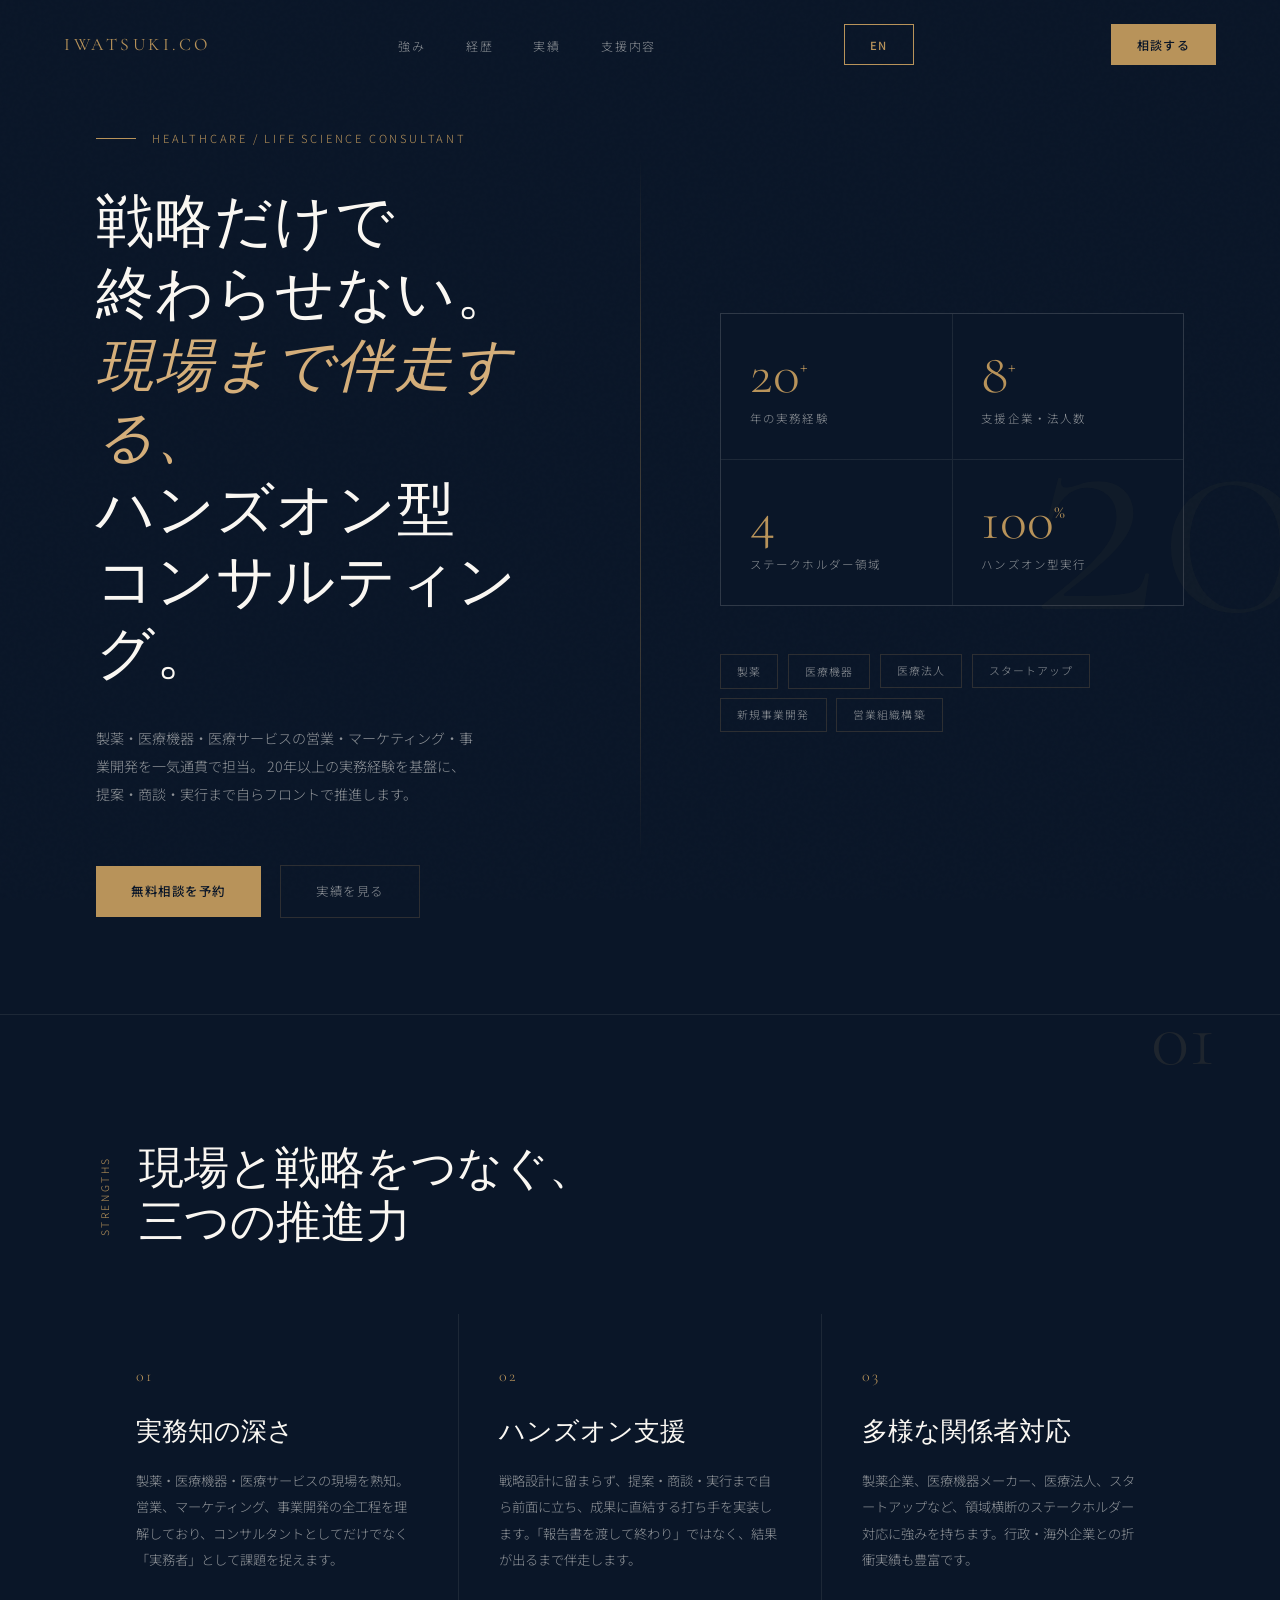
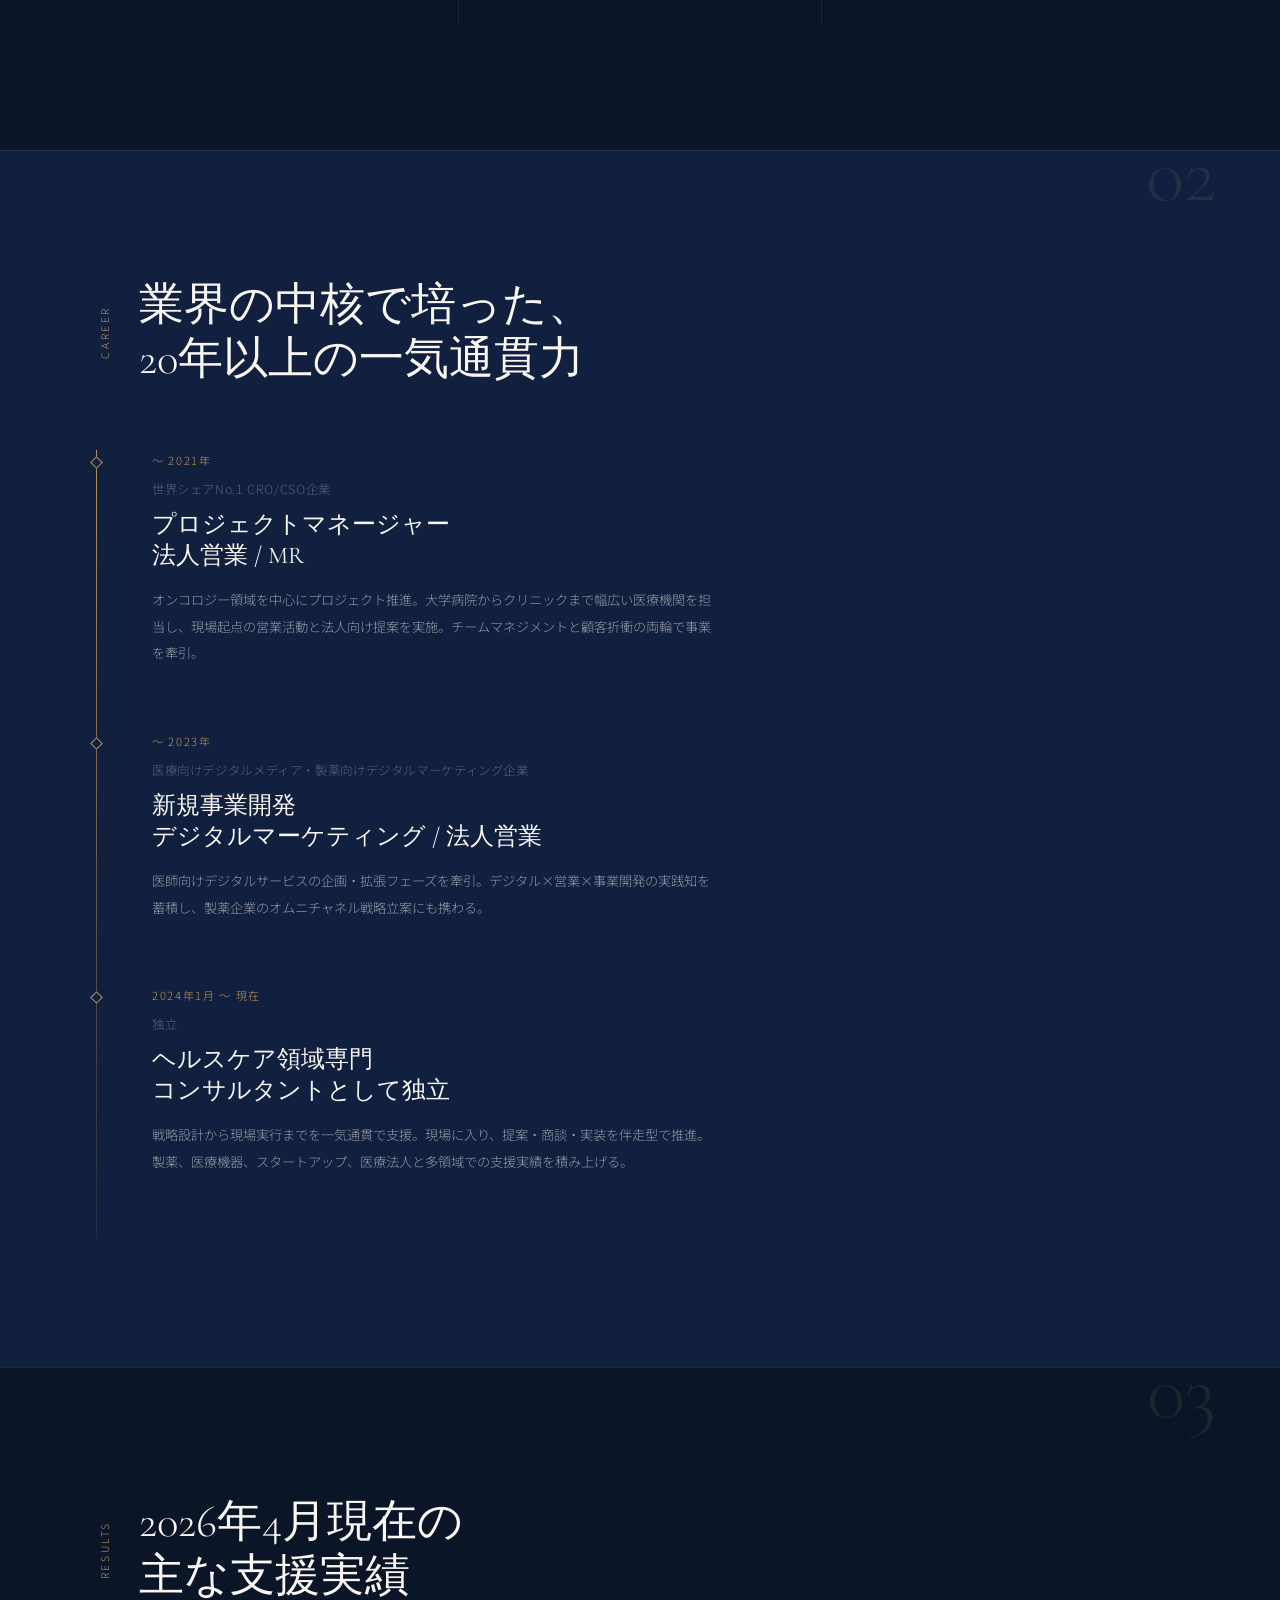
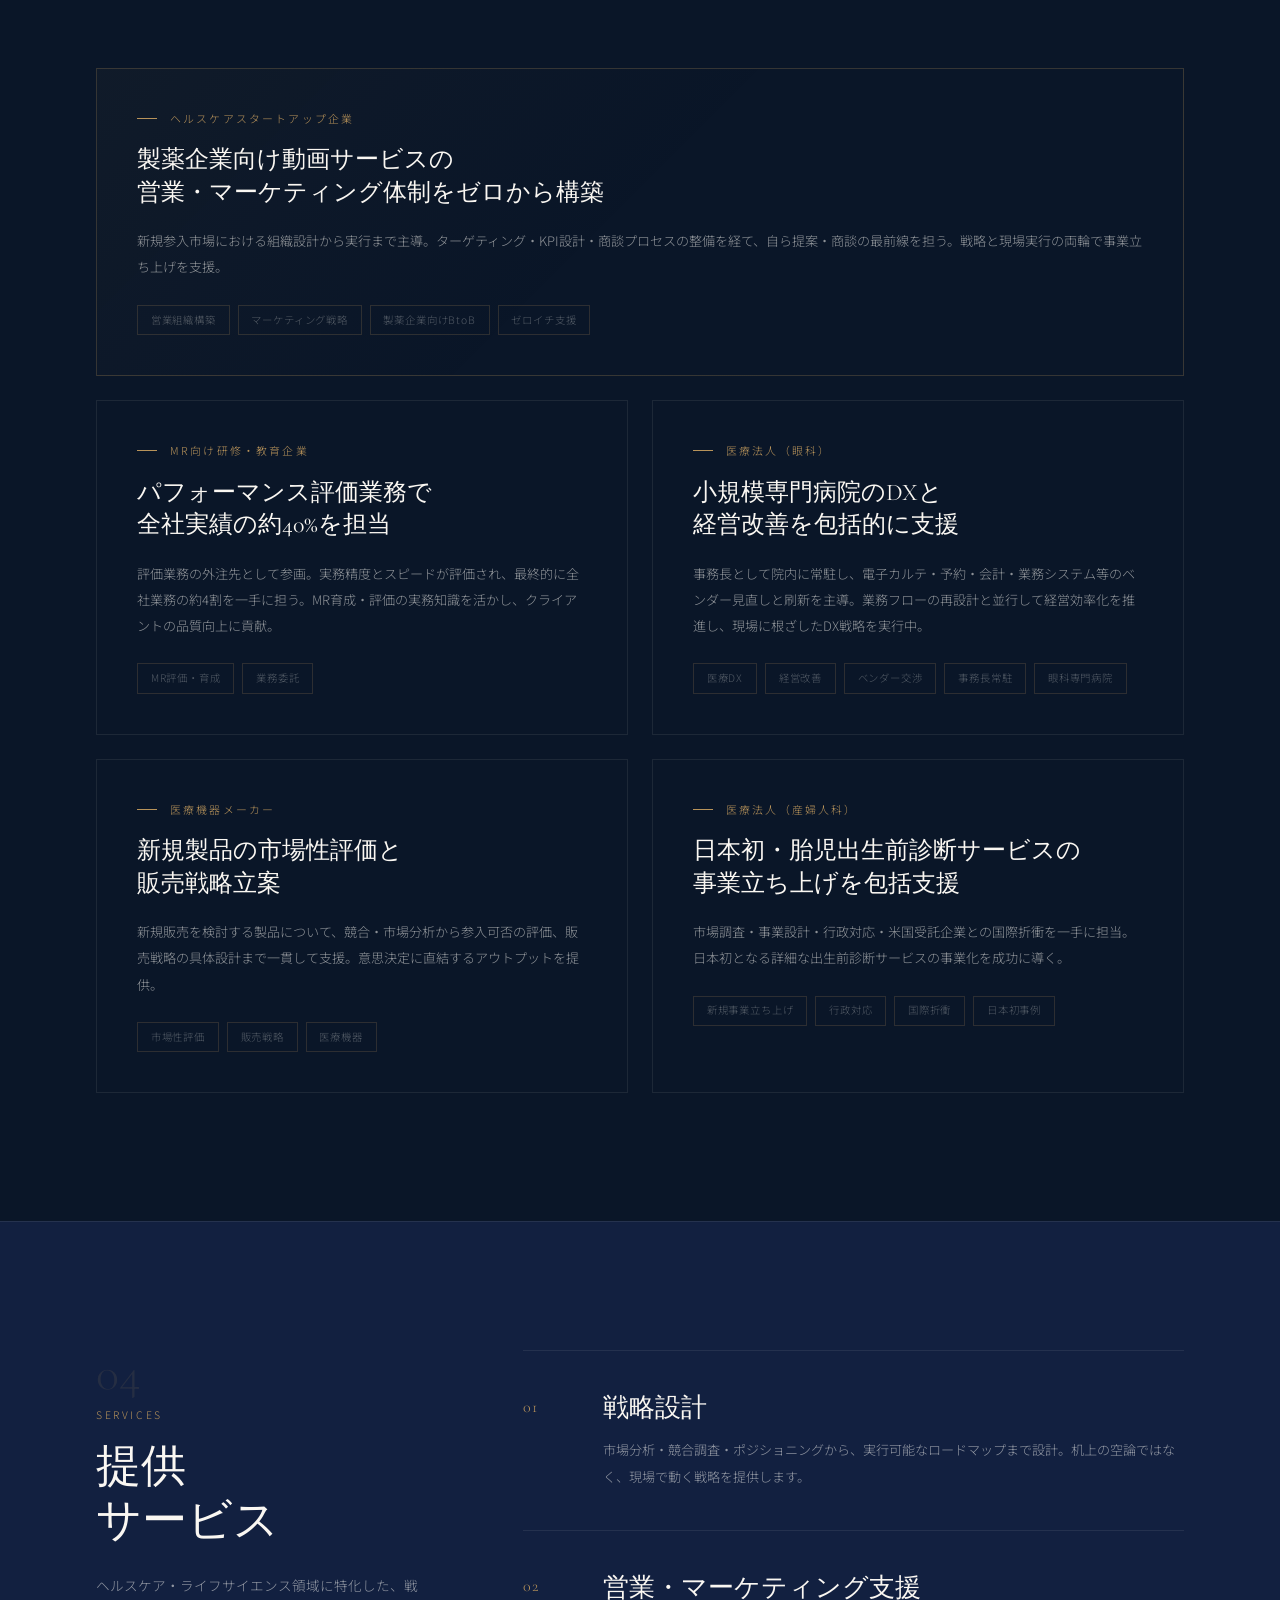
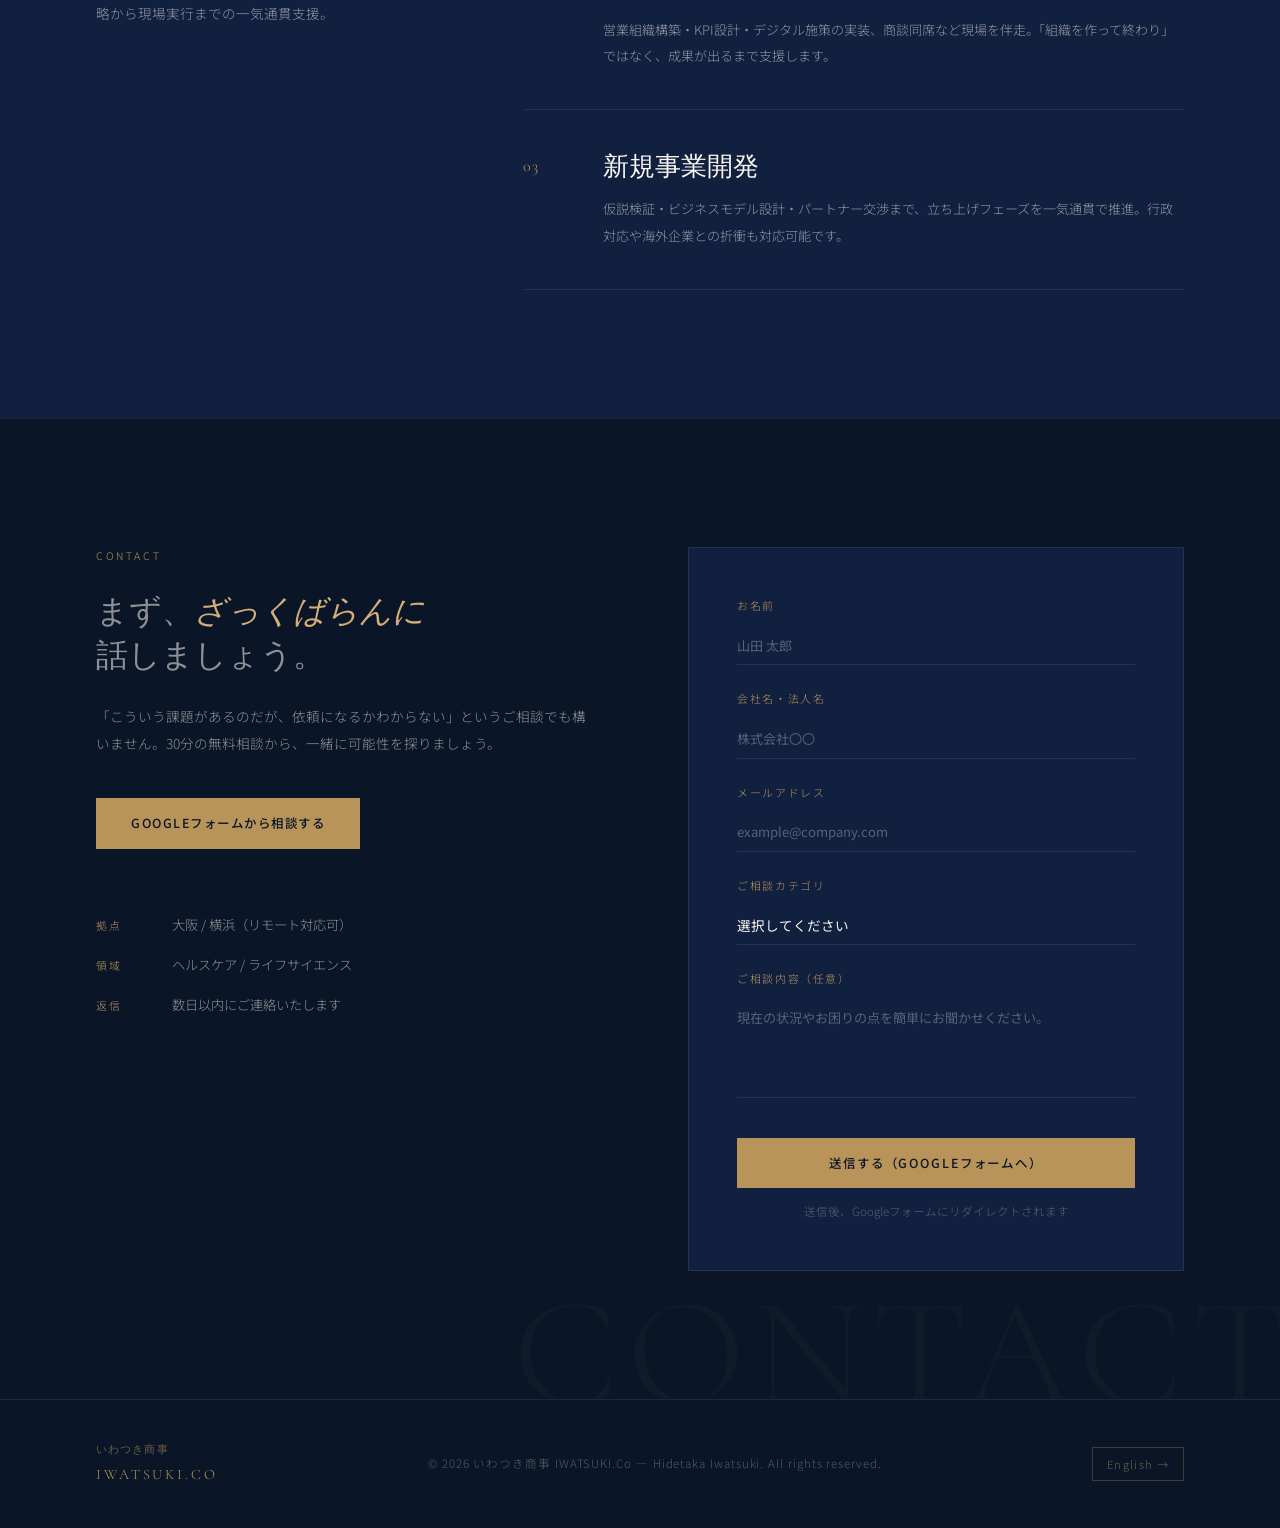
<file: index.html>
<!DOCTYPE html>
<html lang="ja">
<head>
  <meta charset="UTF-8">
  <meta name="viewport" content="width=device-width, initial-scale=1.0">

  <!-- Google tag (gtag.js) -->
  <script async src="https://www.googletagmanager.com/gtag/js?id=G-BDM8PEE025"></script>
  <script>
    window.dataLayer = window.dataLayer || [];
    function gtag(){dataLayer.push(arguments);}
    gtag('js', new Date());
    gtag('config', 'G-BDM8PEE025');
  </script>

  <!-- SEO Core -->
  <title>岩月英隆 | ヘルスケア・ライフサイエンス マーケティング／セールスコンサルタント</title>
  <meta name="description" content="製薬・医療機器・医療サービス領域で20年以上の実務経験。営業組織構築、マーケティング戦略、新規事業開発を戦略設計から現場実行まで一気通貫で支援するハンズオン型コンサルタント。大阪・横浜拠点。">
  <meta name="keywords" content="ヘルスケアコンサルタント,ライフサイエンス,製薬コンサルタント,医療機器マーケティング,岩月英隆,医療DX,MR支援,医療法人コンサル">
  <meta name="author" content="岩月英隆">
  <link rel="canonical" href="https://iwatsuki55.github.io/">

  <!-- OGP -->
  <meta property="og:type" content="website">
  <meta property="og:url" content="https://iwatsuki55.github.io/">
  <meta property="og:title" content="岩月英隆 | ヘルスケア・ライフサイエンス コンサルタント">
  <meta property="og:description" content="製薬・医療機器・医療サービス領域で20年以上。戦略設計から現場実行まで一気通貫で伴走するハンズオン型コンサルタント。">
  <meta property="og:image" content="https://iwatsuki55.github.io/ogp.png">
  <meta property="og:locale" content="ja_JP">
  <meta property="og:site_name" content="いわつき商事 IWATSUKI.Co">
  <meta name="twitter:card" content="summary_large_image">
  <meta name="twitter:title" content="岩月英隆 | ヘルスケア・ライフサイエンス コンサルタント">
  <meta name="twitter:description" content="製薬・医療機器・医療サービス領域で20年以上。ハンズオン型コンサルタント。">

  <!-- Structured Data -->
  <script type="application/ld+json">
  {
    "@context": "https://schema.org",
    "@type": "Person",
    "name": "岩月英隆",
    "alternateName": "Hidetaka Iwatsuki",
    "url": "https://iwatsuki55.github.io/",
    "jobTitle": "ヘルスケア・ライフサイエンス マーケティング／セールスコンサルタント",
    "description": "製薬・医療機器・医療サービス領域で20年以上の実務経験を持つハンズオン型コンサルタント",
    "knowsAbout": ["製薬マーケティング", "医療機器販売戦略", "新規事業開発", "医療法人支援", "MR育成"],
    "areaServed": "Japan",
    "address": [
      { "@type": "PostalAddress", "addressLocality": "大阪市", "addressRegion": "大阪府", "addressCountry": "JP" },
      { "@type": "PostalAddress", "addressLocality": "横浜市", "addressRegion": "神奈川県", "addressCountry": "JP" }
    ],
    "offers": {
      "@type": "Service",
      "name": "ヘルスケア・ライフサイエンス領域 コンサルティング",
      "description": "戦略設計から現場実行まで一気通貫で支援"
    }
  }
  </script>

  <!-- Fonts -->
  <link rel="preconnect" href="https://fonts.googleapis.com">
  <link rel="preconnect" href="https://fonts.gstatic.com" crossorigin>
  <link href="https://fonts.googleapis.com/css2?family=Cormorant+Garamond:ital,wght@0,300;0,400;0,600;1,300;1,400&family=Noto+Sans+JP:wght@300;400;500&family=Cormorant:wght@300;400&display=swap" rel="stylesheet">

  <style>
    :root {
      --navy: #0A1628;
      --navy-mid: #122040;
      --navy-light: #1C3058;
      --gold: #B8935A;
      --gold-light: #D4AE7A;
      --gold-pale: #F0E4CC;
      --cream: #FAF7F2;
      --text-primary: #FAF7F2;
      --text-muted: rgba(250,247,242,0.55);
      --text-subtle: rgba(250,247,242,0.3);
      --border: rgba(184,147,90,0.2);
      --border-subtle: rgba(250,247,242,0.08);
    }

    *, *::before, *::after { box-sizing: border-box; margin: 0; padding: 0; }

    html { scroll-behavior: smooth; }

    body {
      font-family: 'Noto Sans JP', sans-serif;
      background: var(--navy);
      color: var(--text-primary);
      font-weight: 300;
      line-height: 1.8;
      overflow-x: hidden;
    }

    /* ── NOISE TEXTURE OVERLAY ── */
    body::before {
      content: '';
      position: fixed;
      inset: 0;
      background-image: url("data:image/svg+xml,%3Csvg viewBox='0 0 256 256' xmlns='http://www.w3.org/2000/svg'%3E%3Cfilter id='noise'%3E%3CfeTurbulence type='fractalNoise' baseFrequency='0.9' numOctaves='4' stitchTiles='stitch'/%3E%3C/filter%3E%3Crect width='100%25' height='100%25' filter='url(%23noise)' opacity='0.03'/%3E%3C/svg%3E");
      pointer-events: none;
      z-index: 0;
      opacity: 0.4;
    }

    /* ── NAVIGATION ── */
    nav {
      position: fixed;
      top: 0;
      left: 0;
      right: 0;
      z-index: 100;
      padding: 1.5rem 4rem;
      display: flex;
      justify-content: space-between;
      align-items: center;
      border-bottom: 1px solid transparent;
      transition: all 0.4s ease;
    }
    nav.scrolled {
      background: rgba(10,22,40,0.95);
      border-bottom-color: var(--border);
      backdrop-filter: blur(12px);
    }
    .nav-logo {
      font-family: 'Cormorant Garamond', serif;
      font-size: 1.1rem;
      font-weight: 400;
      letter-spacing: 0.2em;
      color: var(--gold);
      text-decoration: none;
      text-transform: uppercase;
    }
    .nav-links {
      display: flex;
      gap: 2.5rem;
      list-style: none;
    }
    .nav-links a {
      font-size: 0.75rem;
      letter-spacing: 0.15em;
      color: var(--text-muted);
      text-decoration: none;
      text-transform: uppercase;
      transition: color 0.3s;
    }
    .nav-links a:hover { color: var(--gold); }
    .nav-cta {
      font-size: 0.75rem;
      letter-spacing: 0.12em;
      color: var(--navy);
      background: var(--gold);
      padding: 0.6rem 1.6rem;
      text-decoration: none;
      text-transform: uppercase;
      transition: all 0.3s;
      font-weight: 500;
    }
    .nav-cta:hover { background: var(--gold-light); }

    /* ── HERO ── */
    .hero {
      min-height: 100vh;
      display: grid;
      grid-template-columns: 1fr 1fr;
      position: relative;
      overflow: hidden;
    }

    /* gold vertical accent line */
    .hero::before {
      content: '';
      position: absolute;
      left: 50%;
      top: 15%;
      bottom: 15%;
      width: 1px;
      background: linear-gradient(to bottom, transparent, var(--gold) 30%, var(--gold) 70%, transparent);
      opacity: 0.3;
    }

    /* large background numeral */
    .hero::after {
      content: '20';
      position: absolute;
      right: -2rem;
      top: 50%;
      transform: translateY(-50%);
      font-family: 'Cormorant Garamond', serif;
      font-size: clamp(16rem, 25vw, 28rem);
      font-weight: 300;
      color: rgba(184,147,90,0.04);
      line-height: 1;
      pointer-events: none;
      user-select: none;
    }

    .hero-left {
      display: flex;
      flex-direction: column;
      justify-content: center;
      padding: 8rem 5rem 6rem 6rem;
      position: relative;
    }

    .hero-eyebrow {
      font-size: 0.7rem;
      letter-spacing: 0.25em;
      color: var(--gold);
      text-transform: uppercase;
      margin-bottom: 2.5rem;
      display: flex;
      align-items: center;
      gap: 1rem;
    }
    .hero-eyebrow::before {
      content: '';
      display: inline-block;
      width: 40px;
      height: 1px;
      background: var(--gold);
    }

    .hero-title {
      font-family: 'Cormorant Garamond', serif;
      font-size: clamp(2.6rem, 4.5vw, 4rem);
      font-weight: 300;
      line-height: 1.25;
      letter-spacing: 0.02em;
      margin-bottom: 2rem;
    }
    .hero-title em {
      font-style: italic;
      color: var(--gold-light);
    }

    .hero-sub {
      font-size: 0.88rem;
      line-height: 2;
      color: var(--text-muted);
      max-width: 380px;
      margin-bottom: 3.5rem;
    }

    .hero-actions {
      display: flex;
      gap: 1.2rem;
      align-items: center;
    }
    .btn-primary {
      display: inline-block;
      padding: 0.9rem 2.2rem;
      background: var(--gold);
      color: var(--navy);
      text-decoration: none;
      font-size: 0.78rem;
      font-weight: 500;
      letter-spacing: 0.12em;
      text-transform: uppercase;
      transition: all 0.3s;
    }
    .btn-primary:hover { background: var(--gold-light); transform: translateY(-1px); }
    .btn-ghost {
      display: inline-block;
      padding: 0.9rem 2.2rem;
      border: 1px solid var(--border);
      color: var(--text-muted);
      text-decoration: none;
      font-size: 0.78rem;
      letter-spacing: 0.12em;
      text-transform: uppercase;
      transition: all 0.3s;
    }
    .btn-ghost:hover { border-color: var(--gold); color: var(--gold); }

    .hero-right {
      display: flex;
      flex-direction: column;
      justify-content: center;
      padding: 8rem 6rem 6rem 5rem;
      position: relative;
    }

    .stats-grid {
      display: grid;
      grid-template-columns: 1fr 1fr;
      gap: 1px;
      background: var(--border-subtle);
      border: 1px solid var(--border-subtle);
      margin-bottom: 3rem;
    }
    .stat-item {
      background: var(--navy);
      padding: 2rem 1.8rem;
      position: relative;
      overflow: hidden;
      transition: background 0.3s;
    }
    .stat-item:hover { background: var(--navy-mid); }
    .stat-num {
      font-family: 'Cormorant Garamond', serif;
      font-size: 3.5rem;
      font-weight: 300;
      color: var(--gold);
      line-height: 1;
      margin-bottom: 0.4rem;
    }
    .stat-num sup {
      font-size: 1.2rem;
      vertical-align: super;
    }
    .stat-label {
      font-size: 0.72rem;
      letter-spacing: 0.1em;
      color: var(--text-muted);
      line-height: 1.6;
    }

    .hero-badges {
      display: flex;
      flex-wrap: wrap;
      gap: 0.6rem;
    }
    .badge {
      font-size: 0.68rem;
      letter-spacing: 0.1em;
      padding: 0.4rem 1rem;
      border: 1px solid var(--border);
      color: var(--text-muted);
      text-transform: uppercase;
    }

    /* ── SECTION BASE ── */
    section { position: relative; z-index: 1; }

    .section-header {
      display: flex;
      align-items: center;
      gap: 1.5rem;
      margin-bottom: 4rem;
    }
    .section-tag {
      font-size: 0.65rem;
      letter-spacing: 0.25em;
      color: var(--gold);
      text-transform: uppercase;
      writing-mode: vertical-rl;
      transform: rotate(180deg);
    }
    .section-title {
      font-family: 'Cormorant Garamond', serif;
      font-size: clamp(2rem, 3.5vw, 3rem);
      font-weight: 300;
      line-height: 1.2;
    }
    .section-num {
      font-family: 'Cormorant Garamond', serif;
      font-size: 5rem;
      font-weight: 300;
      color: rgba(184,147,90,0.12);
      position: absolute;
      right: 4rem;
      top: -1rem;
      line-height: 1;
      pointer-events: none;
    }

    /* ── STRENGTHS ── */
    #strengths {
      padding: 8rem 6rem;
      border-top: 1px solid var(--border-subtle);
    }
    .strengths-grid {
      display: grid;
      grid-template-columns: repeat(3, 1fr);
      gap: 1px;
      background: var(--border-subtle);
    }
    .strength-card {
      background: var(--navy);
      padding: 3rem 2.5rem;
      position: relative;
      overflow: hidden;
      transition: background 0.4s;
    }
    .strength-card::before {
      content: '';
      position: absolute;
      top: 0;
      left: 0;
      right: 0;
      height: 2px;
      background: var(--gold);
      transform: scaleX(0);
      transform-origin: left;
      transition: transform 0.4s ease;
    }
    .strength-card:hover::before { transform: scaleX(1); }
    .strength-card:hover { background: var(--navy-mid); }
    .strength-num {
      font-family: 'Cormorant Garamond', serif;
      font-size: 1rem;
      color: var(--gold);
      letter-spacing: 0.15em;
      margin-bottom: 1.5rem;
      display: block;
    }
    .strength-title {
      font-family: 'Cormorant Garamond', serif;
      font-size: 1.6rem;
      font-weight: 400;
      margin-bottom: 1.2rem;
      line-height: 1.3;
    }
    .strength-desc {
      font-size: 0.83rem;
      color: var(--text-muted);
      line-height: 2;
    }

    /* ── CAREER ── */
    #experience {
      padding: 8rem 6rem;
      border-top: 1px solid var(--border-subtle);
      background: var(--navy-mid);
    }
    .career-timeline {
      margin-top: 2rem;
      position: relative;
    }
    .career-timeline::before {
      content: '';
      position: absolute;
      left: 0;
      top: 0;
      bottom: 0;
      width: 1px;
      background: linear-gradient(to bottom, var(--gold) 0%, rgba(184,147,90,0.1) 100%);
    }
    .career-item {
      padding: 0 0 4rem 3.5rem;
      position: relative;
    }
    .career-item::before {
      content: '';
      position: absolute;
      left: -4px;
      top: 0.5rem;
      width: 9px;
      height: 9px;
      border: 1px solid var(--gold);
      background: var(--navy-mid);
      transform: rotate(45deg);
    }
    .career-period {
      font-size: 0.7rem;
      letter-spacing: 0.15em;
      color: var(--gold);
      text-transform: uppercase;
      margin-bottom: 0.5rem;
    }
    .career-org {
      font-size: 0.78rem;
      color: var(--text-subtle);
      margin-bottom: 0.5rem;
      letter-spacing: 0.05em;
    }
    .career-role {
      font-family: 'Cormorant Garamond', serif;
      font-size: 1.5rem;
      font-weight: 400;
      margin-bottom: 1rem;
      line-height: 1.3;
    }
    .career-desc {
      font-size: 0.83rem;
      color: var(--text-muted);
      line-height: 2;
      max-width: 560px;
    }

    /* ── RESULTS ── */
    #results {
      padding: 8rem 6rem;
      border-top: 1px solid var(--border-subtle);
    }
    .results-grid {
      display: grid;
      grid-template-columns: 1fr 1fr;
      gap: 1.5rem;
    }
    .result-card {
      border: 1px solid var(--border-subtle);
      padding: 2.5rem;
      position: relative;
      overflow: hidden;
      transition: border-color 0.3s, background 0.3s;
    }
    .result-card:hover {
      border-color: var(--border);
      background: var(--navy-mid);
    }
    .result-card.featured {
      grid-column: span 2;
      border-color: rgba(184,147,90,0.25);
      background: linear-gradient(135deg, rgba(184,147,90,0.04) 0%, transparent 50%);
    }
    .result-client {
      font-size: 0.68rem;
      letter-spacing: 0.2em;
      color: var(--gold);
      text-transform: uppercase;
      margin-bottom: 1rem;
      display: flex;
      align-items: center;
      gap: 0.8rem;
    }
    .result-client::before {
      content: '';
      display: inline-block;
      width: 20px;
      height: 1px;
      background: var(--gold);
    }
    .result-title {
      font-family: 'Cormorant Garamond', serif;
      font-size: 1.5rem;
      font-weight: 400;
      margin-bottom: 1.2rem;
      line-height: 1.35;
    }
    .result-detail {
      font-size: 0.82rem;
      color: var(--text-muted);
      line-height: 2;
      margin-bottom: 1.5rem;
    }
    .result-tags {
      display: flex;
      flex-wrap: wrap;
      gap: 0.5rem;
    }
    .result-tag {
      font-size: 0.65rem;
      letter-spacing: 0.08em;
      padding: 0.3rem 0.8rem;
      border: 1px solid var(--border);
      color: var(--text-subtle);
    }

    /* ── SERVICES ── */
    #services {
      padding: 8rem 6rem;
      border-top: 1px solid var(--border-subtle);
      background: var(--navy-mid);
    }
    .services-layout {
      display: grid;
      grid-template-columns: 1fr 2fr;
      gap: 6rem;
      align-items: start;
    }
    .services-intro {
      position: sticky;
      top: 6rem;
    }
    .services-intro p {
      font-size: 0.85rem;
      color: var(--text-muted);
      line-height: 2;
      margin-top: 1.5rem;
    }
    .service-list {
      display: flex;
      flex-direction: column;
      gap: 0;
    }
    .service-item {
      padding: 2.5rem 0;
      border-bottom: 1px solid var(--border-subtle);
      display: grid;
      grid-template-columns: 3rem 1fr;
      gap: 2rem;
      align-items: start;
      transition: padding-left 0.3s;
      cursor: default;
    }
    .service-item:hover {
      padding-left: 1rem;
    }
    .service-item:first-child { border-top: 1px solid var(--border-subtle); }
    .service-index {
      font-family: 'Cormorant Garamond', serif;
      font-size: 1rem;
      color: var(--gold);
      letter-spacing: 0.1em;
      padding-top: 0.1rem;
    }
    .service-name {
      font-family: 'Cormorant Garamond', serif;
      font-size: 1.6rem;
      font-weight: 400;
      margin-bottom: 0.8rem;
      line-height: 1.3;
    }
    .service-desc {
      font-size: 0.82rem;
      color: var(--text-muted);
      line-height: 2;
    }

    /* ── CONTACT ── */
    #contact {
      padding: 8rem 6rem;
      border-top: 1px solid var(--border-subtle);
      position: relative;
      overflow: hidden;
    }
    #contact::before {
      content: 'CONTACT';
      position: absolute;
      bottom: -2rem;
      right: -1rem;
      font-family: 'Cormorant Garamond', serif;
      font-size: clamp(6rem, 12vw, 14rem);
      font-weight: 300;
      color: rgba(184,147,90,0.04);
      line-height: 1;
      pointer-events: none;
      user-select: none;
      letter-spacing: 0.05em;
    }
    .contact-layout {
      display: grid;
      grid-template-columns: 1fr 1fr;
      gap: 6rem;
      align-items: start;
    }
    .contact-intro .lead {
      font-family: 'Cormorant Garamond', serif;
      font-size: clamp(1.8rem, 2.5vw, 2.5rem);
      font-weight: 300;
      line-height: 1.4;
      margin-bottom: 1.5rem;
    }
    .contact-intro p {
      font-size: 0.85rem;
      color: var(--text-muted);
      line-height: 2;
      margin-bottom: 2.5rem;
    }
    .contact-info {
      display: flex;
      flex-direction: column;
      gap: 1rem;
      margin-top: 2rem;
    }
    .contact-info-item {
      display: flex;
      gap: 1rem;
      align-items: baseline;
    }
    .ci-label {
      font-size: 0.68rem;
      letter-spacing: 0.15em;
      color: var(--gold);
      text-transform: uppercase;
      min-width: 60px;
    }
    .ci-val {
      font-size: 0.83rem;
      color: var(--text-muted);
    }

    .contact-form-wrapper {
      background: var(--navy-mid);
      border: 1px solid var(--border-subtle);
      padding: 3rem;
    }
    .form-row { margin-bottom: 1.5rem; }
    .form-label {
      display: block;
      font-size: 0.68rem;
      letter-spacing: 0.15em;
      color: var(--gold);
      text-transform: uppercase;
      margin-bottom: 0.6rem;
    }
    .form-input, .form-textarea, .form-select {
      width: 100%;
      background: transparent;
      border: none;
      border-bottom: 1px solid var(--border-subtle);
      padding: 0.6rem 0;
      font-family: 'Noto Sans JP', sans-serif;
      font-size: 0.85rem;
      color: var(--text-primary);
      transition: border-color 0.3s;
      outline: none;
      -webkit-appearance: none;
    }
    .form-select option { background: var(--navy-mid); color: var(--text-primary); }
    .form-input:focus, .form-textarea:focus, .form-select:focus {
      border-bottom-color: var(--gold);
    }
    .form-input::placeholder, .form-textarea::placeholder {
      color: var(--text-subtle);
      font-size: 0.82rem;
    }
    .form-textarea {
      resize: none;
      height: 100px;
    }
    .form-note {
      font-size: 0.72rem;
      color: var(--text-subtle);
      margin-top: 0.5rem;
    }

    .form-alternatives {
      margin-top: 1.5rem;
      padding-top: 1.5rem;
      border-top: 1px solid var(--border-subtle);
      text-align: center;
    }
    .form-alternatives p {
      font-size: 0.72rem;
      color: var(--text-subtle);
      margin-bottom: 0.8rem;
    }
    .alt-link {
      font-size: 0.75rem;
      color: var(--gold);
      text-decoration: none;
      letter-spacing: 0.05em;
      border-bottom: 1px solid rgba(184,147,90,0.3);
      padding-bottom: 1px;
      transition: border-color 0.3s;
    }
    .alt-link:hover { border-color: var(--gold); }
    .submit-btn {
      width: 100%;
      padding: 1rem;
      background: var(--gold);
      border: none;
      color: var(--navy);
      font-family: 'Noto Sans JP', sans-serif;
      font-size: 0.78rem;
      font-weight: 500;
      letter-spacing: 0.15em;
      text-transform: uppercase;
      cursor: pointer;
      transition: background 0.3s;
      margin-top: 0.5rem;
    }
    .submit-btn:hover { background: var(--gold-light); }

    /* ── FOOTER ── */
    footer {
      padding: 2.5rem 6rem;
      border-top: 1px solid var(--border-subtle);
      display: flex;
      justify-content: space-between;
      align-items: center;
    }
    .footer-logo {
      font-family: 'Cormorant Garamond', serif;
      font-size: 0.9rem;
      letter-spacing: 0.2em;
      color: var(--gold);
      text-transform: uppercase;
    }
    .footer-copy {
      font-size: 0.72rem;
      color: var(--text-subtle);
      letter-spacing: 0.08em;
    }

    /* ── ANIMATIONS ── */
    @keyframes fadeUp {
      from { opacity: 0; transform: translateY(30px); }
      to { opacity: 1; transform: translateY(0); }
    }
    .animate {
      opacity: 0;
      animation: fadeUp 0.8s ease forwards;
    }
    .delay-1 { animation-delay: 0.1s; }
    .delay-2 { animation-delay: 0.25s; }
    .delay-3 { animation-delay: 0.4s; }
    .delay-4 { animation-delay: 0.55s; }
    .delay-5 { animation-delay: 0.7s; }

    .reveal {
      opacity: 0;
      transform: translateY(24px);
      transition: opacity 0.7s ease, transform 0.7s ease;
    }
    .reveal.visible {
      opacity: 1;
      transform: translateY(0);
    }

    /* ── RESPONSIVE ── */
    @media (max-width: 1024px) {
      nav { padding: 1.5rem 2.5rem; }
      .hero { grid-template-columns: 1fr; min-height: auto; }
      .hero-left { padding: 9rem 2.5rem 3rem; }
      .hero-right { padding: 2rem 2.5rem 5rem; }
      .hero::after { display: none; }
      #strengths, #experience, #results, #services, #contact { padding: 6rem 2.5rem; }
      .strengths-grid { grid-template-columns: 1fr; }
      .results-grid { grid-template-columns: 1fr; }
      .result-card.featured { grid-column: span 1; }
      .services-layout { grid-template-columns: 1fr; gap: 3rem; }
      .services-intro { position: static; }
      .contact-layout { grid-template-columns: 1fr; gap: 3rem; }
      footer { flex-direction: column; gap: 1rem; padding: 2rem 2.5rem; }
    }
  </style>
</head>
<body>

  <!-- NAVIGATION -->
  <nav id="mainNav" role="navigation" aria-label="メインナビゲーション">
    <a href="/" class="nav-logo" aria-label="トップページへ">IWATSUKI.Co</a>
    <ul class="nav-links">
      <li><a href="#strengths">強み</a></li>
      <li><a href="#experience">経歴</a></li>
      <li><a href="#results">実績</a></li>
      <li><a href="#services">支援内容</a></li>
    </ul>
    <a href="/en/" class="nav-cta" style="margin-right:0.6rem; background:transparent; border:1px solid var(--gold); color:var(--gold); letter-spacing:0.1em; font-size:0.7rem;">EN</a>
    <a href="#contact" class="nav-cta">相談する</a>
  </nav>

  <!-- HERO -->
  <header class="hero" aria-labelledby="hero-heading">

    <div class="hero-left">
      <p class="hero-eyebrow animate delay-1">Healthcare / Life Science Consultant</p>

      <h1 id="hero-heading" class="hero-title animate delay-2">
        戦略だけで<br>終わらせない。<br>
        <em>現場まで伴走する、</em><br>
        ハンズオン型<br>コンサルティング。
      </h1>

      <p class="hero-sub animate delay-3">
        製薬・医療機器・医療サービスの営業・マーケティング・事業開発を一気通貫で担当。
        20年以上の実務経験を基盤に、提案・商談・実行まで自らフロントで推進します。
      </p>

      <div class="hero-actions animate delay-4">
        <a href="#contact" class="btn-primary">無料相談を予約</a>
        <a href="#results" class="btn-ghost">実績を見る</a>
      </div>
    </div>

    <div class="hero-right">
      <div class="stats-grid animate delay-2">
        <div class="stat-item">
          <div class="stat-num">20<sup>+</sup></div>
          <div class="stat-label">年の実務経験</div>
        </div>
        <div class="stat-item">
          <div class="stat-num">8<sup>+</sup></div>
          <div class="stat-label">支援企業・法人数</div>
        </div>
        <div class="stat-item">
          <div class="stat-num">4</div>
          <div class="stat-label">ステークホルダー領域</div>
        </div>
        <div class="stat-item">
          <div class="stat-num">100<sup>%</sup></div>
          <div class="stat-label">ハンズオン型実行</div>
        </div>
      </div>

      <div class="hero-badges animate delay-3">
        <span class="badge">製薬</span>
        <span class="badge">医療機器</span>
        <span class="badge">医療法人</span>
        <span class="badge">スタートアップ</span>
        <span class="badge">新規事業開発</span>
        <span class="badge">営業組織構築</span>
      </div>
    </div>

  </header>

  <!-- STRENGTHS -->
  <section id="strengths" aria-labelledby="strengths-heading">
    <span class="section-num" aria-hidden="true">01</span>
    <div class="section-header reveal">
      <span class="section-tag" aria-hidden="true">Strengths</span>
      <h2 id="strengths-heading" class="section-title">現場と戦略をつなぐ、<br>三つの推進力</h2>
    </div>
    <div class="strengths-grid">
      <div class="strength-card reveal">
        <span class="strength-num">01</span>
        <h3 class="strength-title">実務知の深さ</h3>
        <p class="strength-desc">製薬・医療機器・医療サービスの現場を熟知。営業、マーケティング、事業開発の全工程を理解しており、コンサルタントとしてだけでなく「実務者」として課題を捉えます。</p>
      </div>
      <div class="strength-card reveal">
        <span class="strength-num">02</span>
        <h3 class="strength-title">ハンズオン支援</h3>
        <p class="strength-desc">戦略設計に留まらず、提案・商談・実行まで自ら前面に立ち、成果に直結する打ち手を実装します。「報告書を渡して終わり」ではなく、結果が出るまで伴走します。</p>
      </div>
      <div class="strength-card reveal">
        <span class="strength-num">03</span>
        <h3 class="strength-title">多様な関係者対応</h3>
        <p class="strength-desc">製薬企業、医療機器メーカー、医療法人、スタートアップなど、領域横断のステークホルダー対応に強みを持ちます。行政・海外企業との折衝実績も豊富です。</p>
      </div>
    </div>
  </section>

  <!-- CAREER -->
  <section id="experience" aria-labelledby="experience-heading">
    <span class="section-num" aria-hidden="true">02</span>
    <div class="section-header reveal">
      <span class="section-tag" aria-hidden="true">Career</span>
      <h2 id="experience-heading" class="section-title">業界の中核で培った、<br>20年以上の一気通貫力</h2>
    </div>
    <div class="career-timeline">
      <div class="career-item reveal">
        <p class="career-period">〜 2021年</p>
        <p class="career-org">世界シェアNo.1 CRO/CSO企業</p>
        <h3 class="career-role">プロジェクトマネージャー<br>法人営業 / MR</h3>
        <p class="career-desc">オンコロジー領域を中心にプロジェクト推進。大学病院からクリニックまで幅広い医療機関を担当し、現場起点の営業活動と法人向け提案を実施。チームマネジメントと顧客折衝の両輪で事業を牽引。</p>
      </div>
      <div class="career-item reveal">
        <p class="career-period">〜 2023年</p>
        <p class="career-org">医療向けデジタルメディア・製薬向けデジタルマーケティング企業</p>
        <h3 class="career-role">新規事業開発<br>デジタルマーケティング / 法人営業</h3>
        <p class="career-desc">医師向けデジタルサービスの企画・拡張フェーズを牽引。デジタル×営業×事業開発の実践知を蓄積し、製薬企業のオムニチャネル戦略立案にも携わる。</p>
      </div>
      <div class="career-item reveal">
        <p class="career-period">2024年1月 〜 現在</p>
        <p class="career-org">独立</p>
        <h3 class="career-role">ヘルスケア領域専門<br>コンサルタントとして独立</h3>
        <p class="career-desc">戦略設計から現場実行までを一気通貫で支援。現場に入り、提案・商談・実装を伴走型で推進。製薬、医療機器、スタートアップ、医療法人と多領域での支援実績を積み上げる。</p>
      </div>
    </div>
  </section>

  <!-- RESULTS -->
  <section id="results" aria-labelledby="results-heading">
    <span class="section-num" aria-hidden="true">03</span>
    <div class="section-header reveal">
      <span class="section-tag" aria-hidden="true">Results</span>
      <h2 id="results-heading" class="section-title">2026年4月現在の<br>主な支援実績</h2>
    </div>
    <div class="results-grid">
      <div class="result-card featured reveal">
        <p class="result-client">ヘルスケアスタートアップ企業</p>
        <h3 class="result-title">製薬企業向け動画サービスの<br>営業・マーケティング体制をゼロから構築</h3>
        <p class="result-detail">
          新規参入市場における組織設計から実行まで主導。ターゲティング・KPI設計・商談プロセスの整備を経て、自ら提案・商談の最前線を担う。戦略と現場実行の両輪で事業立ち上げを支援。
        </p>
        <div class="result-tags">
          <span class="result-tag">営業組織構築</span>
          <span class="result-tag">マーケティング戦略</span>
          <span class="result-tag">製薬企業向けBtoB</span>
          <span class="result-tag">ゼロイチ支援</span>
        </div>
      </div>

      <div class="result-card reveal">
        <p class="result-client">MR向け研修・教育企業</p>
        <h3 class="result-title">パフォーマンス評価業務で<br>全社実績の約40%を担当</h3>
        <p class="result-detail">
          評価業務の外注先として参画。実務精度とスピードが評価され、最終的に全社業務の約4割を一手に担う。MR育成・評価の実務知識を活かし、クライアントの品質向上に貢献。
        </p>
        <div class="result-tags">
          <span class="result-tag">MR評価・育成</span>
          <span class="result-tag">業務委託</span>
        </div>
      </div>

      <div class="result-card reveal">
        <p class="result-client">医療法人（眼科）</p>
        <h3 class="result-title">小規模専門病院のDXと<br>経営改善を包括的に支援</h3>
        <p class="result-detail">
          事務長として院内に常駐し、電子カルテ・予約・会計・業務システム等のベンダー見直しと刷新を主導。業務フローの再設計と並行して経営効率化を推進し、現場に根ざしたDX戦略を実行中。
        </p>
        <div class="result-tags">
          <span class="result-tag">医療DX</span>
          <span class="result-tag">経営改善</span>
          <span class="result-tag">ベンダー交渉</span>
          <span class="result-tag">事務長常駐</span>
          <span class="result-tag">眼科専門病院</span>
        </div>
      </div>

      <div class="result-card reveal">
        <p class="result-client">医療機器メーカー</p>
        <h3 class="result-title">新規製品の市場性評価と<br>販売戦略立案</h3>
        <p class="result-detail">
          新規販売を検討する製品について、競合・市場分析から参入可否の評価、販売戦略の具体設計まで一貫して支援。意思決定に直結するアウトプットを提供。
        </p>
        <div class="result-tags">
          <span class="result-tag">市場性評価</span>
          <span class="result-tag">販売戦略</span>
          <span class="result-tag">医療機器</span>
        </div>
      </div>

      <div class="result-card reveal">
        <p class="result-client">医療法人（産婦人科）</p>
        <h3 class="result-title">日本初・胎児出生前診断サービスの<br>事業立ち上げを包括支援</h3>
        <p class="result-detail">
          市場調査・事業設計・行政対応・米国受託企業との国際折衝を一手に担当。日本初となる詳細な出生前診断サービスの事業化を成功に導く。
        </p>
        <div class="result-tags">
          <span class="result-tag">新規事業立ち上げ</span>
          <span class="result-tag">行政対応</span>
          <span class="result-tag">国際折衝</span>
          <span class="result-tag">日本初事例</span>
        </div>
      </div>
    </div>
  </section>

  <!-- SERVICES -->
  <section id="services" aria-labelledby="services-heading">
    <div class="services-layout">
      <div class="services-intro reveal">
        <span class="section-num" aria-hidden="true" style="position: static; font-size: 3rem;">04</span>
        <div class="section-header" style="margin-bottom: 0; margin-top: 0.5rem; flex-direction: column; align-items: flex-start; gap: 0.5rem;">
          <span class="section-tag" aria-hidden="true" style="writing-mode: horizontal-tb; transform: none; margin-bottom: 0.5rem;">Services</span>
          <h2 id="services-heading" class="section-title">提供<br>サービス</h2>
        </div>
        <p>ヘルスケア・ライフサイエンス領域に特化した、戦略から現場実行までの一気通貫支援。</p>
      </div>
      <div class="service-list">
        <div class="service-item reveal">
          <span class="service-index">01</span>
          <div>
            <h3 class="service-name">戦略設計</h3>
            <p class="service-desc">市場分析・競合調査・ポジショニングから、実行可能なロードマップまで設計。机上の空論ではなく、現場で動く戦略を提供します。</p>
          </div>
        </div>
        <div class="service-item reveal">
          <span class="service-index">02</span>
          <div>
            <h3 class="service-name">営業・マーケティング支援</h3>
            <p class="service-desc">営業組織構築・KPI設計・デジタル施策の実装、商談同席など現場を伴走。「組織を作って終わり」ではなく、成果が出るまで支援します。</p>
          </div>
        </div>
        <div class="service-item reveal">
          <span class="service-index">03</span>
          <div>
            <h3 class="service-name">新規事業開発</h3>
            <p class="service-desc">仮説検証・ビジネスモデル設計・パートナー交渉まで、立ち上げフェーズを一気通貫で推進。行政対応や海外企業との折衝も対応可能です。</p>
          </div>
        </div>
      </div>
    </div>
  </section>

  <!-- CONTACT -->
  <section id="contact" aria-labelledby="contact-heading">
    <div class="contact-layout">
      <div class="contact-intro reveal">
        <span class="section-tag" aria-hidden="true" style="writing-mode: horizontal-tb; transform: none; margin-bottom: 1.5rem; display: block;">Contact</span>
        <p class="lead" id="contact-heading">まず、<em style="font-style:italic; color: var(--gold-light);">ざっくばらんに</em><br>話しましょう。</p>
        <p>「こういう課題があるのだが、依頼になるかわからない」というご相談でも構いません。30分の無料相談から、一緒に可能性を探りましょう。</p>
        <a href="https://docs.google.com/forms/d/1N_WNnBhMfT_bmpfOLBJ_nWMTnJ9kHPWqYbgfkHEkMVc/edit" class="btn-primary" style="display: inline-block; margin-bottom: 2rem;" target="_blank" rel="noopener">Googleフォームから相談する</a>
        <div class="contact-info">
          <div class="contact-info-item">
            <span class="ci-label">拠点</span>
            <span class="ci-val">大阪 / 横浜（リモート対応可）</span>
          </div>
          <div class="contact-info-item">
            <span class="ci-label">領域</span>
            <span class="ci-val">ヘルスケア / ライフサイエンス</span>
          </div>
          <div class="contact-info-item">
            <span class="ci-label">返信</span>
            <span class="ci-val">数日以内にご連絡いたします</span>
          </div>
        </div>
      </div>

      <div class="contact-form-wrapper reveal">
        <form id="contactForm" novalidate>
          <div class="form-row">
            <label class="form-label" for="name">お名前</label>
            <input class="form-input" type="text" id="name" name="name" placeholder="山田 太郎" required>
          </div>
          <div class="form-row">
            <label class="form-label" for="org">会社名・法人名</label>
            <input class="form-input" type="text" id="org" name="org" placeholder="株式会社〇〇">
          </div>
          <div class="form-row">
            <label class="form-label" for="email">メールアドレス</label>
            <input class="form-input" type="email" id="email" name="email" placeholder="example@company.com" required>
          </div>
          <div class="form-row">
            <label class="form-label" for="category">ご相談カテゴリ</label>
            <select class="form-select" id="category" name="category">
              <option value="">選択してください</option>
              <option value="strategy">戦略設計・事業計画</option>
              <option value="sales">営業・マーケティング支援</option>
              <option value="new-biz">新規事業開発</option>
              <option value="other">その他</option>
            </select>
          </div>
          <div class="form-row">
            <label class="form-label" for="message">ご相談内容（任意）</label>
            <textarea class="form-textarea" id="message" name="message" placeholder="現在の状況やお困りの点を簡単にお聞かせください。"></textarea>
          </div>
          <button type="submit" class="submit-btn">送信する（Googleフォームへ）</button>
          <p class="form-note" style="text-align: center; margin-top: 0.8rem;">送信後、Googleフォームにリダイレクトされます</p>
        </form>
      </div>
    </div>
  </section>

  <!-- FOOTER -->
  <footer>
    <div class="footer-logo">
      <span style="display:block; font-size:0.7rem; letter-spacing:0.1em; color:rgba(184,147,90,0.55); margin-bottom:2px;">いわつき商事</span>
      <span>IWATSUKI.Co</span>
    </div>
    <p class="footer-copy">© 2026 いわつき商事 IWATSUKI.Co — Hidetaka Iwatsuki. All rights reserved.</p>
    <a href="/en/" style="font-size:0.7rem; letter-spacing:0.12em; color:rgba(184,147,90,0.6); text-decoration:none; border:1px solid rgba(184,147,90,0.3); padding:6px 14px; transition:all 0.2s;" onmouseover="this.style.color='#B8935A';this.style.borderColor='#B8935A'" onmouseout="this.style.color='rgba(184,147,90,0.6)';this.style.borderColor='rgba(184,147,90,0.3)'">English →</a>
  </footer>

  <script>
    // Nav scroll effect
    const nav = document.getElementById('mainNav');
    window.addEventListener('scroll', () => {
      nav.classList.toggle('scrolled', window.scrollY > 60);
    }, { passive: true });

    // Scroll reveal
    const reveals = document.querySelectorAll('.reveal');
    const observer = new IntersectionObserver((entries) => {
      entries.forEach((entry, i) => {
        if (entry.isIntersecting) {
          entry.target.style.transitionDelay = (i % 4) * 0.1 + 's';
          entry.target.classList.add('visible');
          observer.unobserve(entry.target);
        }
      });
    }, { threshold: 0.12 });
    reveals.forEach(el => observer.observe(el));

    // Form — redirect to Google Form
    document.getElementById('contactForm').addEventListener('submit', function(e) {
      e.preventDefault();
      window.open('https://docs.google.com/forms/d/1N_WNnBhMfT_bmpfOLBJ_nWMTnJ9kHPWqYbgfkHEkMVc/edit', '_blank');
    });
  </script>

</body>
</html>
</file>
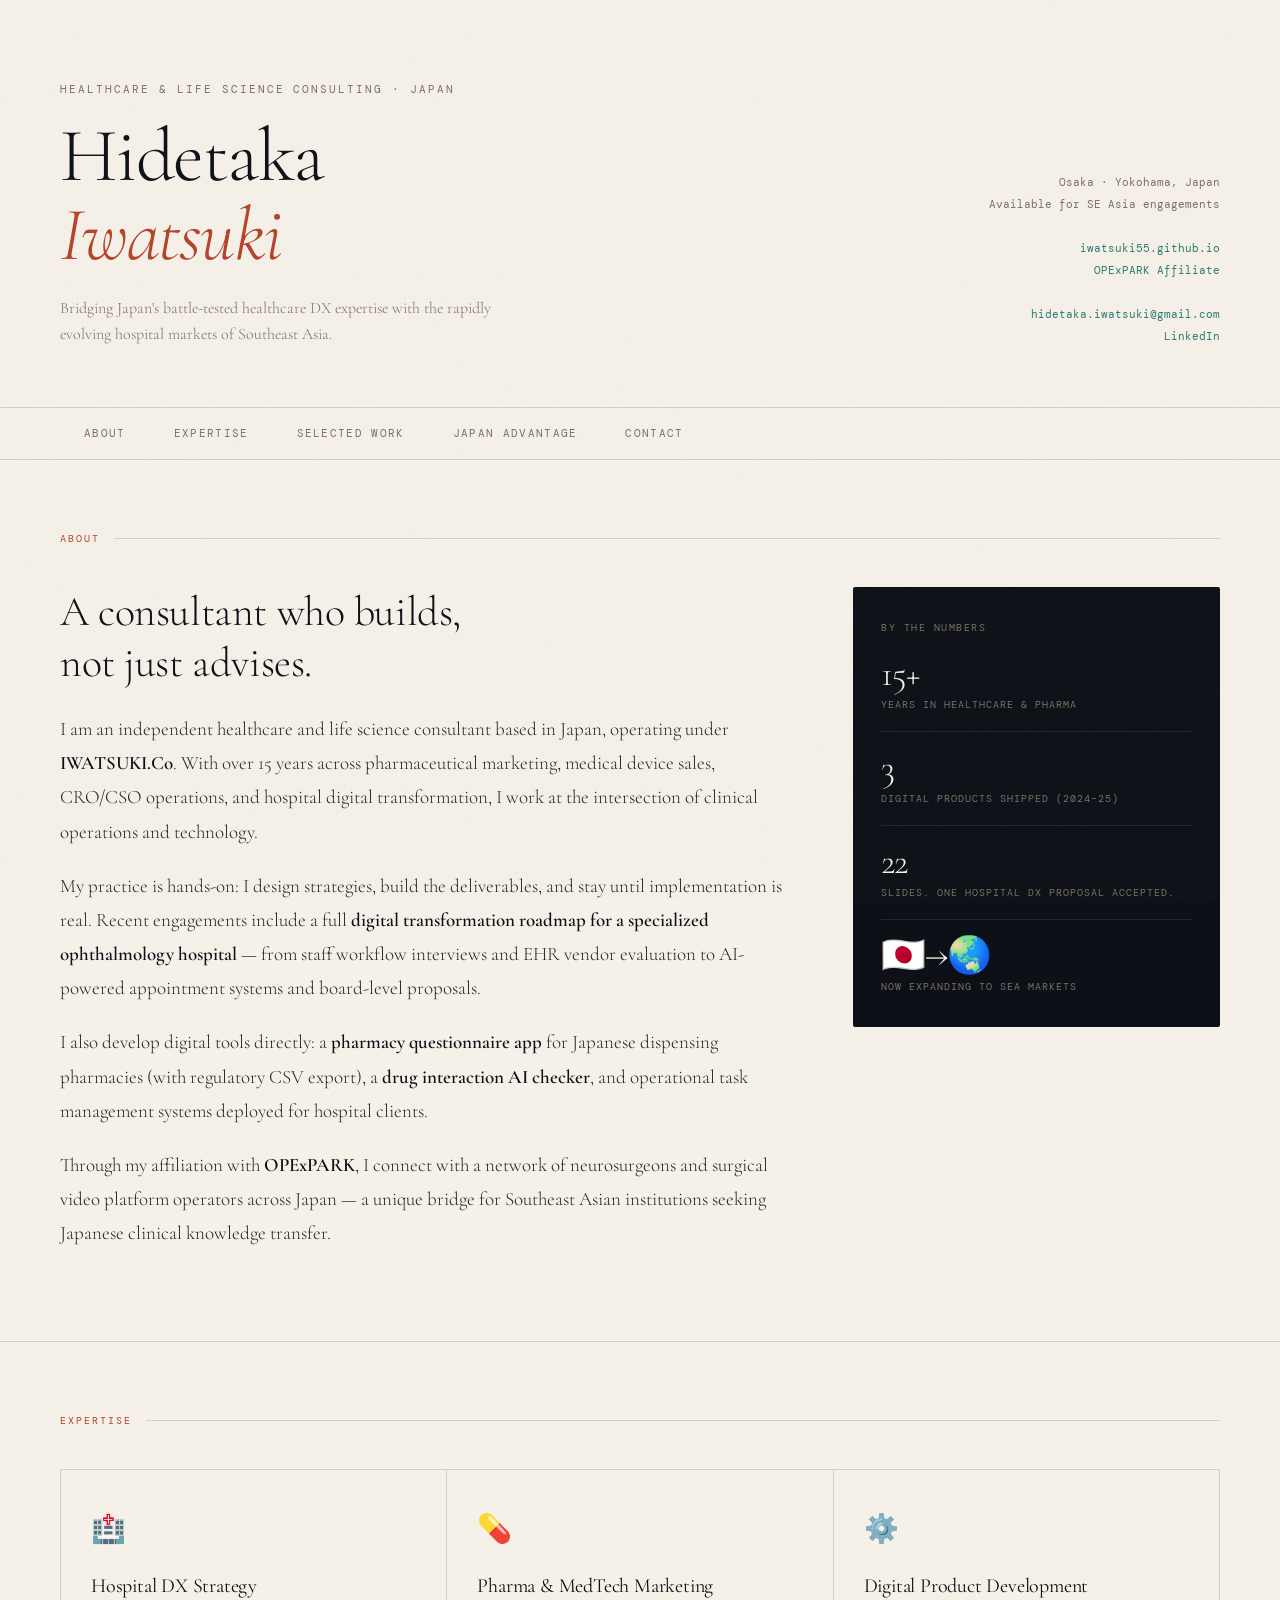
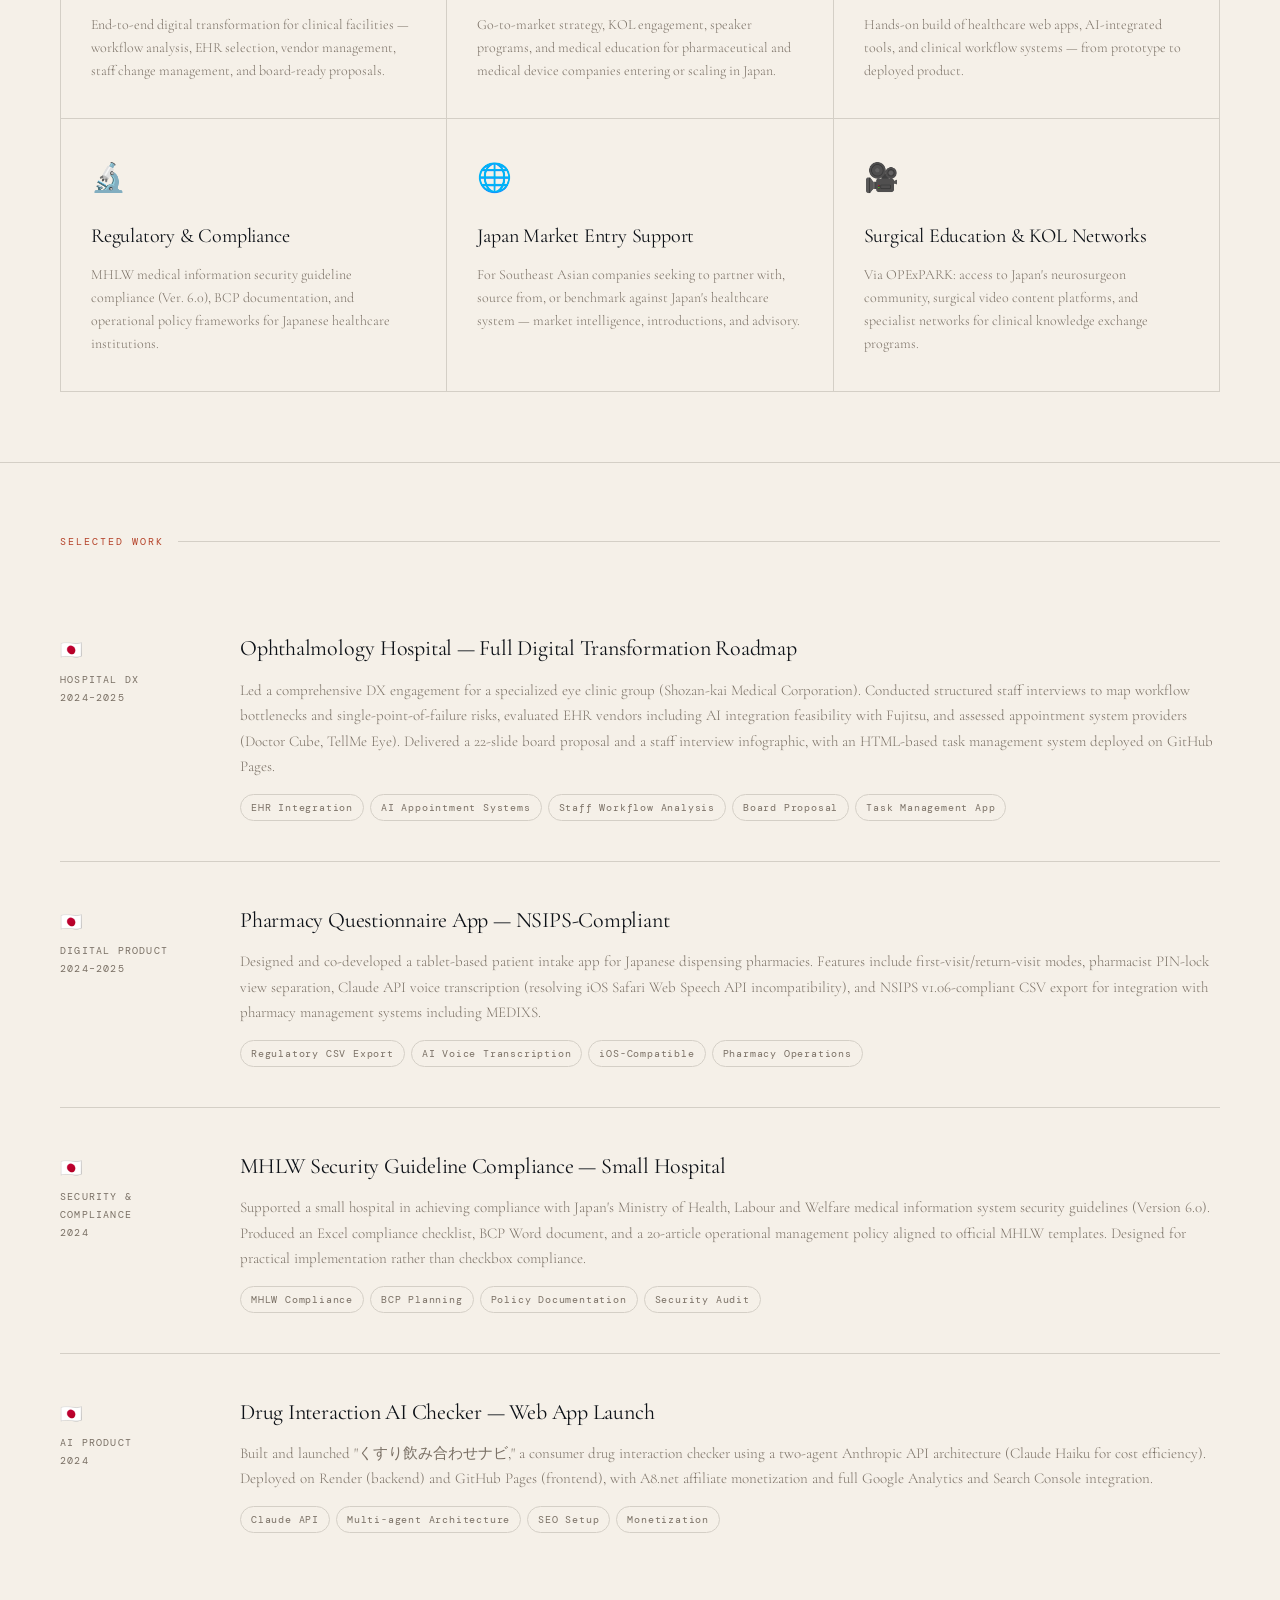
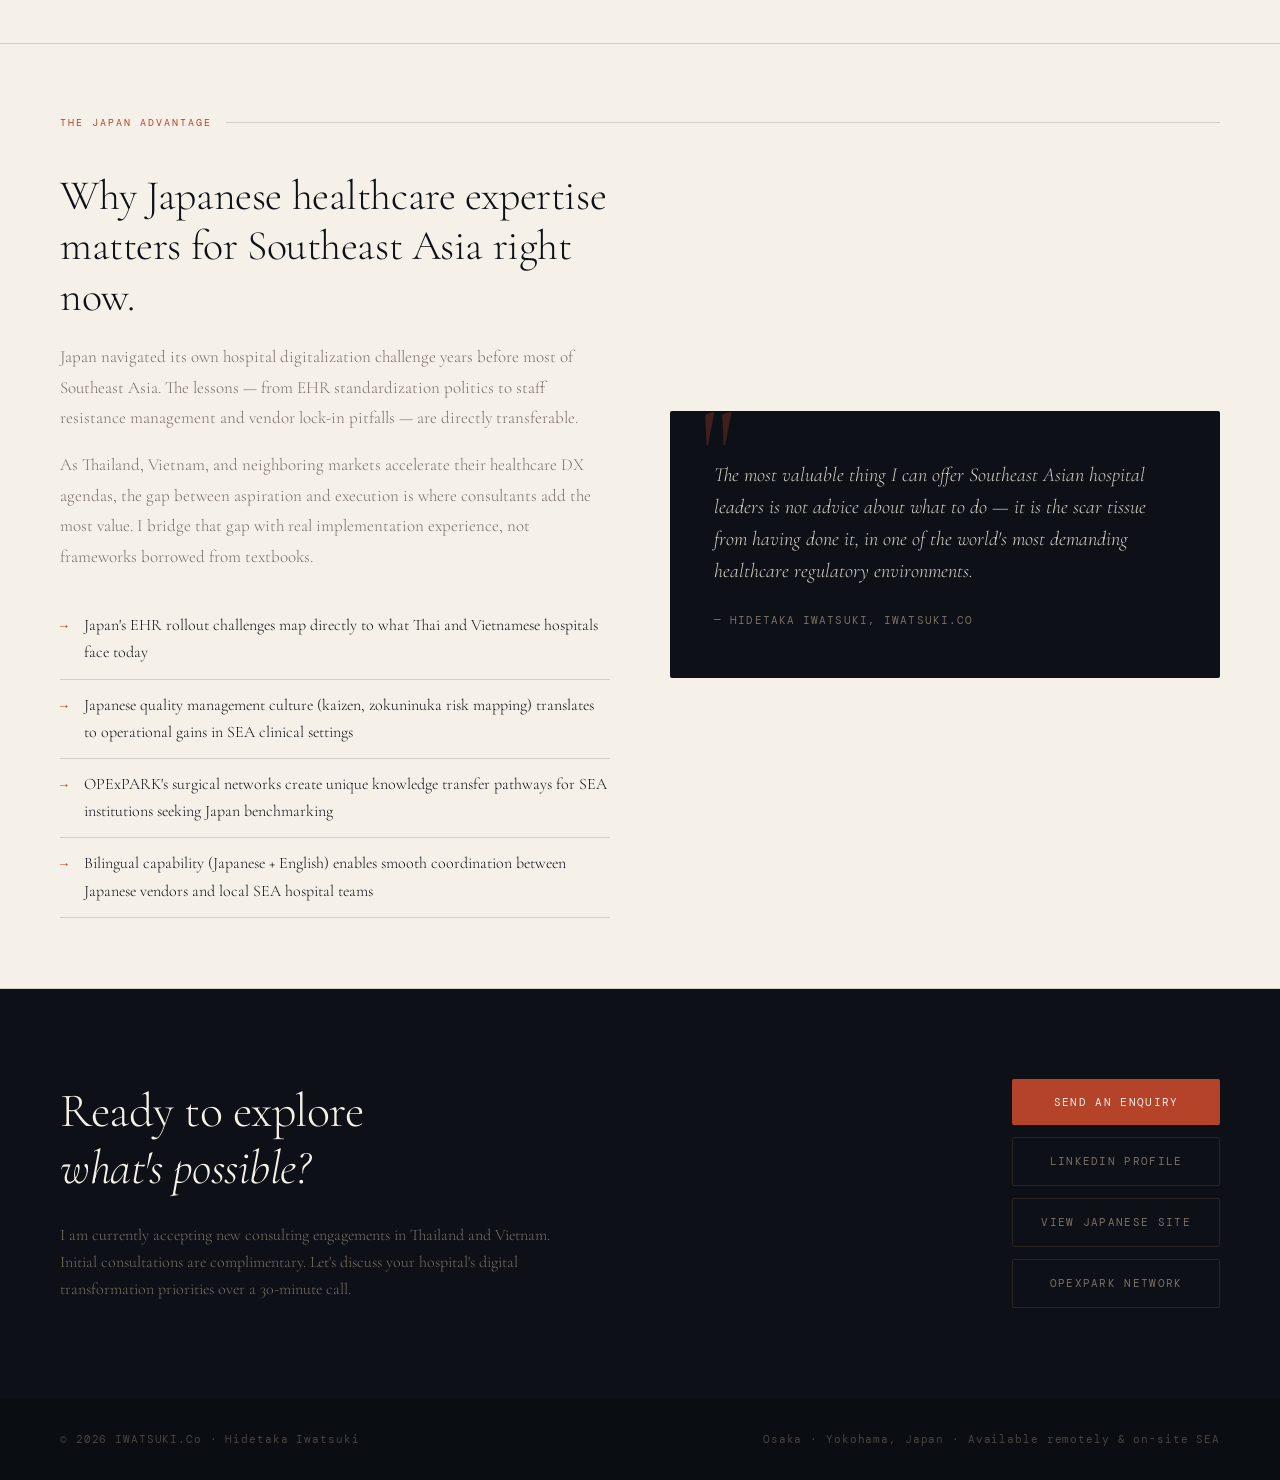
<file: en/index.html>
<!DOCTYPE html>
<html lang="en">
<head>
<meta charset="UTF-8">
<meta name="viewport" content="width=device-width, initial-scale=1.0">
<title>Hidetaka Iwatsuki | Healthcare DX Consultant</title>

<!-- Google tag (gtag.js) -->
<script async src="https://www.googletagmanager.com/gtag/js?id=G-BDM8PEE025"></script>
<script>
  window.dataLayer = window.dataLayer || [];
  function gtag(){dataLayer.push(arguments);}
  gtag('js', new Date());
  gtag('config', 'G-BDM8PEE025');
</script>
<link href="https://fonts.googleapis.com/css2?family=Cormorant+Garamond:ital,wght@0,300;0,400;0,600;1,300;1,400&family=DM+Mono:wght@300;400;500&display=swap" rel="stylesheet">
<style>
  :root {
    --ink: #0d1117;
    --paper: #f5f0e8;
    --accent: #b5432a;
    --muted: #7a7065;
    --line: #d4cfc6;
    --teal: #2a7a6e;
  }

  *, *::before, *::after { box-sizing: border-box; margin: 0; padding: 0; }

  html { scroll-behavior: smooth; }

  body {
    background: var(--paper);
    color: var(--ink);
    font-family: 'Cormorant Garamond', Georgia, serif;
    font-size: 18px;
    line-height: 1.7;
    overflow-x: hidden;
  }

  /* Grain texture overlay */
  body::before {
    content: '';
    position: fixed;
    inset: 0;
    background-image: url("data:image/svg+xml,%3Csvg viewBox='0 0 256 256' xmlns='http://www.w3.org/2000/svg'%3E%3Cfilter id='noise'%3E%3CfeTurbulence type='fractalNoise' baseFrequency='0.9' numOctaves='4' stitchTiles='stitch'/%3E%3C/filter%3E%3Crect width='100%25' height='100%25' filter='url(%23noise)' opacity='0.04'/%3E%3C/svg%3E");
    pointer-events: none;
    z-index: 1000;
    opacity: 0.6;
  }

  /* ── HEADER ── */
  header {
    position: relative;
    padding: 80px 60px 60px;
    border-bottom: 1px solid var(--line);
    display: grid;
    grid-template-columns: 1fr auto;
    align-items: end;
    gap: 40px;
    animation: fadeUp 0.9s ease both;
  }

  .header-eyebrow {
    font-family: 'DM Mono', monospace;
    font-size: 11px;
    letter-spacing: 0.18em;
    color: var(--muted);
    text-transform: uppercase;
    margin-bottom: 18px;
  }

  h1 {
    font-size: clamp(42px, 6vw, 76px);
    font-weight: 300;
    line-height: 1.05;
    letter-spacing: -0.02em;
  }

  h1 em {
    font-style: italic;
    color: var(--accent);
  }

  .header-sub {
    font-size: 16px;
    color: var(--muted);
    margin-top: 20px;
    font-weight: 300;
    max-width: 460px;
    line-height: 1.6;
  }

  .header-meta {
    text-align: right;
    font-family: 'DM Mono', monospace;
    font-size: 11px;
    color: var(--muted);
    line-height: 2;
  }

  .header-meta a {
    color: var(--teal);
    text-decoration: none;
    border-bottom: 1px solid transparent;
    transition: border-color 0.2s;
  }
  .header-meta a:hover { border-color: var(--teal); }

  /* ── NAV STRIPE ── */
  .nav-stripe {
    display: flex;
    gap: 0;
    border-bottom: 1px solid var(--line);
    padding: 0 60px;
    animation: fadeUp 0.9s 0.1s ease both;
    overflow-x: auto;
  }

  .nav-stripe a {
    font-family: 'DM Mono', monospace;
    font-size: 11px;
    letter-spacing: 0.12em;
    text-transform: uppercase;
    color: var(--muted);
    text-decoration: none;
    padding: 16px 24px 14px;
    border-bottom: 2px solid transparent;
    transition: all 0.2s;
    white-space: nowrap;
  }
  .nav-stripe a:hover { color: var(--ink); border-bottom-color: var(--accent); }

  /* ── SECTION ── */
  section {
    padding: 70px 60px;
    border-bottom: 1px solid var(--line);
    animation: fadeUp 0.8s ease both;
  }

  .section-label {
    font-family: 'DM Mono', monospace;
    font-size: 10px;
    letter-spacing: 0.2em;
    color: var(--accent);
    text-transform: uppercase;
    margin-bottom: 40px;
    display: flex;
    align-items: center;
    gap: 14px;
  }
  .section-label::after {
    content: '';
    flex: 1;
    height: 1px;
    background: var(--line);
  }

  h2 {
    font-size: clamp(28px, 4vw, 42px);
    font-weight: 300;
    line-height: 1.2;
    letter-spacing: -0.01em;
    margin-bottom: 24px;
  }

  /* ── ABOUT ── */
  .about-grid {
    display: grid;
    grid-template-columns: 2fr 1fr;
    gap: 60px;
    align-items: start;
  }

  .about-body p {
    font-size: 19px;
    font-weight: 300;
    line-height: 1.8;
    color: #2a2520;
    margin-bottom: 20px;
  }

  .about-body p strong {
    font-weight: 600;
    color: var(--ink);
  }

  .aside-card {
    background: var(--ink);
    color: var(--paper);
    padding: 32px 28px;
    border-radius: 2px;
  }

  .aside-card .card-label {
    font-family: 'DM Mono', monospace;
    font-size: 10px;
    letter-spacing: 0.15em;
    color: #7a7065;
    text-transform: uppercase;
    margin-bottom: 20px;
  }

  .aside-stat {
    margin-bottom: 18px;
    padding-bottom: 18px;
    border-bottom: 1px solid #2a2520;
  }
  .aside-stat:last-child { margin-bottom: 0; padding-bottom: 0; border-bottom: none; }

  .aside-stat .num {
    font-size: 36px;
    font-weight: 300;
    color: #f5f0e8;
    line-height: 1;
    letter-spacing: -0.03em;
  }

  .aside-stat .desc {
    font-family: 'DM Mono', monospace;
    font-size: 10px;
    color: #7a7065;
    text-transform: uppercase;
    letter-spacing: 0.1em;
    margin-top: 4px;
  }

  /* ── EXPERTISE ── */
  .expertise-grid {
    display: grid;
    grid-template-columns: repeat(3, 1fr);
    gap: 1px;
    background: var(--line);
    border: 1px solid var(--line);
  }

  .expertise-card {
    background: var(--paper);
    padding: 36px 30px;
    transition: background 0.2s;
  }
  .expertise-card:hover { background: #ede8df; }

  .expertise-icon {
    font-size: 28px;
    margin-bottom: 16px;
    display: block;
  }

  .expertise-card h3 {
    font-size: 20px;
    font-weight: 400;
    margin-bottom: 10px;
    letter-spacing: -0.01em;
  }

  .expertise-card p {
    font-size: 14px;
    color: var(--muted);
    line-height: 1.65;
    font-weight: 300;
  }

  /* ── CASE STUDIES ── */
  .cases {
    display: flex;
    flex-direction: column;
    gap: 0;
  }

  .case-item {
    display: grid;
    grid-template-columns: 140px 1fr;
    gap: 40px;
    padding: 40px 0;
    border-bottom: 1px solid var(--line);
    align-items: start;
  }
  .case-item:last-child { border-bottom: none; }

  .case-tag {
    font-family: 'DM Mono', monospace;
    font-size: 10px;
    letter-spacing: 0.12em;
    color: var(--muted);
    text-transform: uppercase;
    line-height: 1.8;
    padding-top: 4px;
  }

  .case-tag .country {
    display: block;
    font-size: 18px;
    margin-bottom: 4px;
  }

  .case-content h3 {
    font-size: 22px;
    font-weight: 400;
    margin-bottom: 10px;
    letter-spacing: -0.01em;
  }

  .case-content p {
    font-size: 15px;
    color: var(--muted);
    line-height: 1.7;
    font-weight: 300;
    margin-bottom: 14px;
  }

  .case-tags {
    display: flex;
    flex-wrap: wrap;
    gap: 6px;
  }

  .tag {
    font-family: 'DM Mono', monospace;
    font-size: 10px;
    letter-spacing: 0.08em;
    padding: 4px 10px;
    border: 1px solid var(--line);
    color: var(--muted);
    border-radius: 20px;
  }

  /* ── WHY JAPAN ── */
  .why-grid {
    display: grid;
    grid-template-columns: 1fr 1fr;
    gap: 60px;
    align-items: center;
  }

  .why-text h2 { margin-bottom: 20px; }

  .why-text p {
    font-size: 17px;
    color: var(--muted);
    font-weight: 300;
    line-height: 1.8;
    margin-bottom: 16px;
  }

  .bridge-list {
    list-style: none;
    margin-top: 28px;
  }

  .bridge-list li {
    font-size: 16px;
    padding: 12px 0;
    border-bottom: 1px solid var(--line);
    display: flex;
    gap: 16px;
    align-items: baseline;
    font-weight: 300;
  }

  .bridge-list li::before {
    content: '→';
    font-family: 'DM Mono', monospace;
    color: var(--accent);
    font-size: 13px;
    flex-shrink: 0;
  }

  .quote-block {
    background: var(--ink);
    color: var(--paper);
    padding: 48px 44px;
    border-radius: 2px;
    position: relative;
  }

  .quote-block::before {
    content: '"';
    font-size: 120px;
    color: var(--accent);
    opacity: 0.3;
    position: absolute;
    top: -20px;
    left: 30px;
    font-family: 'Cormorant Garamond', serif;
    line-height: 1;
  }

  .quote-block p {
    font-size: 20px;
    font-weight: 300;
    font-style: italic;
    line-height: 1.6;
    color: #d4cfc6;
    position: relative;
    z-index: 1;
  }

  .quote-block .quote-attr {
    margin-top: 24px;
    font-family: 'DM Mono', monospace;
    font-size: 11px;
    letter-spacing: 0.1em;
    color: #7a7065;
    text-transform: uppercase;
  }

  /* ── CTA ── */
  .cta-section {
    padding: 90px 60px;
    background: var(--ink);
    color: var(--paper);
    border-bottom: none;
    display: grid;
    grid-template-columns: 1fr auto;
    align-items: center;
    gap: 60px;
  }

  .cta-section h2 {
    color: var(--paper);
    font-size: clamp(28px, 4vw, 48px);
  }

  .cta-section p {
    font-size: 16px;
    color: #7a7065;
    font-weight: 300;
    margin-top: 16px;
    max-width: 500px;
    line-height: 1.7;
  }

  .cta-buttons {
    display: flex;
    flex-direction: column;
    gap: 12px;
    min-width: 200px;
  }

  .btn {
    display: inline-block;
    padding: 14px 28px;
    font-family: 'DM Mono', monospace;
    font-size: 11px;
    letter-spacing: 0.12em;
    text-transform: uppercase;
    text-decoration: none;
    text-align: center;
    border-radius: 2px;
    transition: all 0.2s;
    cursor: pointer;
    border: none;
  }

  .btn-primary {
    background: var(--accent);
    color: var(--paper);
  }
  .btn-primary:hover { background: #9a3522; }

  .btn-outline {
    background: transparent;
    color: #7a7065;
    border: 1px solid #2a2520;
  }
  .btn-outline:hover { border-color: #7a7065; color: var(--paper); }

  /* ── FOOTER ── */
  footer {
    padding: 32px 60px;
    display: flex;
    justify-content: space-between;
    align-items: center;
    background: #0a0d12;
    color: #4a4540;
    font-family: 'DM Mono', monospace;
    font-size: 11px;
    letter-spacing: 0.08em;
  }

  /* ── ANIMATIONS ── */
  @keyframes fadeUp {
    from { opacity: 0; transform: translateY(24px); }
    to   { opacity: 1; transform: translateY(0); }
  }

  section:nth-child(2) { animation-delay: 0.15s; }
  section:nth-child(3) { animation-delay: 0.25s; }
  section:nth-child(4) { animation-delay: 0.35s; }

  /* ── RESPONSIVE ── */
  @media (max-width: 860px) {
    header, section, .cta-section { padding: 48px 24px; }
    .nav-stripe { padding: 0 24px; }
    header, .about-grid, .why-grid, .cta-section { grid-template-columns: 1fr; }
    .expertise-grid { grid-template-columns: 1fr; }
    .header-meta { text-align: left; }
    .case-item { grid-template-columns: 1fr; gap: 12px; }
    footer { flex-direction: column; gap: 12px; text-align: center; }
  }
</style>
</head>
<body>

<!-- HEADER -->
<header id="top">
  <div>
    <div class="header-eyebrow">Healthcare &amp; Life Science Consulting · Japan</div>
    <h1>Hidetaka<br><em>Iwatsuki</em></h1>
    <p class="header-sub">
      Bridging Japan's battle-tested healthcare DX expertise with the rapidly evolving hospital markets of Southeast Asia.
    </p>
  </div>
  <div class="header-meta">
    <div>Osaka · Yokohama, Japan</div>
    <div>Available for SE Asia engagements</div>
    <br>
    <div><a href="https://iwatsuki55.github.io" target="_blank">iwatsuki55.github.io</a></div>
    <div><a href="https://opexpark.co.jp" target="_blank">OPExPARK Affiliate</a></div>
    <br>
    <div><a href="mailto:hidetaka.iwatsuki@gmail.com">hidetaka.iwatsuki@gmail.com</a></div>
    <div><a href="https://www.linkedin.com/in/hidetaka-iwatsuki-27a6373a/" target="_blank">LinkedIn</a></div>
  </div>
</header>

<!-- NAV -->
<nav class="nav-stripe">
  <a href="#about">About</a>
  <a href="#expertise">Expertise</a>
  <a href="#work">Selected Work</a>
  <a href="#why">Japan Advantage</a>
  <a href="#contact">Contact</a>
</nav>

<!-- ABOUT -->
<section id="about">
  <div class="section-label">About</div>
  <div class="about-grid">
    <div class="about-body">
      <h2>A consultant who builds,<br>not just advises.</h2>
      <p>
        I am an independent healthcare and life science consultant based in Japan, operating under <strong>IWATSUKI.Co</strong>. With over 15 years across pharmaceutical marketing, medical device sales, CRO/CSO operations, and hospital digital transformation, I work at the intersection of clinical operations and technology.
      </p>
      <p>
        My practice is hands-on: I design strategies, build the deliverables, and stay until implementation is real. Recent engagements include a full <strong>digital transformation roadmap for a specialized ophthalmology hospital</strong> — from staff workflow interviews and EHR vendor evaluation to AI-powered appointment systems and board-level proposals.
      </p>
      <p>
        I also develop digital tools directly: a <strong>pharmacy questionnaire app</strong> for Japanese dispensing pharmacies (with regulatory CSV export), a <strong>drug interaction AI checker</strong>, and operational task management systems deployed for hospital clients.
      </p>
      <p>
        Through my affiliation with <strong>OPExPARK</strong>, I connect with a network of neurosurgeons and surgical video platform operators across Japan — a unique bridge for Southeast Asian institutions seeking Japanese clinical knowledge transfer.
      </p>
    </div>
    <div>
      <div class="aside-card">
        <div class="card-label">By the numbers</div>
        <div class="aside-stat">
          <div class="num">15+</div>
          <div class="desc">Years in healthcare &amp; pharma</div>
        </div>
        <div class="aside-stat">
          <div class="num">3</div>
          <div class="desc">Digital products shipped (2024–25)</div>
        </div>
        <div class="aside-stat">
          <div class="num">22</div>
          <div class="desc">Slides. One hospital DX proposal accepted.</div>
        </div>
        <div class="aside-stat">
          <div class="num">🇯🇵→🌏</div>
          <div class="desc">Now expanding to SEA markets</div>
        </div>
      </div>
    </div>
  </div>
</section>

<!-- EXPERTISE -->
<section id="expertise">
  <div class="section-label">Expertise</div>
  <div class="expertise-grid">
    <div class="expertise-card">
      <span class="expertise-icon">🏥</span>
      <h3>Hospital DX Strategy</h3>
      <p>End-to-end digital transformation for clinical facilities — workflow analysis, EHR selection, vendor management, staff change management, and board-ready proposals.</p>
    </div>
    <div class="expertise-card">
      <span class="expertise-icon">💊</span>
      <h3>Pharma &amp; MedTech Marketing</h3>
      <p>Go-to-market strategy, KOL engagement, speaker programs, and medical education for pharmaceutical and medical device companies entering or scaling in Japan.</p>
    </div>
    <div class="expertise-card">
      <span class="expertise-icon">⚙️</span>
      <h3>Digital Product Development</h3>
      <p>Hands-on build of healthcare web apps, AI-integrated tools, and clinical workflow systems — from prototype to deployed product.</p>
    </div>
    <div class="expertise-card">
      <span class="expertise-icon">🔬</span>
      <h3>Regulatory &amp; Compliance</h3>
      <p>MHLW medical information security guideline compliance (Ver. 6.0), BCP documentation, and operational policy frameworks for Japanese healthcare institutions.</p>
    </div>
    <div class="expertise-card">
      <span class="expertise-icon">🌐</span>
      <h3>Japan Market Entry Support</h3>
      <p>For Southeast Asian companies seeking to partner with, source from, or benchmark against Japan's healthcare system — market intelligence, introductions, and advisory.</p>
    </div>
    <div class="expertise-card">
      <span class="expertise-icon">🎥</span>
      <h3>Surgical Education &amp; KOL Networks</h3>
      <p>Via OPExPARK: access to Japan's neurosurgeon community, surgical video content platforms, and specialist networks for clinical knowledge exchange programs.</p>
    </div>
  </div>
</section>

<!-- SELECTED WORK -->
<section id="work">
  <div class="section-label">Selected Work</div>
  <div class="cases">
    <div class="case-item">
      <div class="case-tag">
        <span class="country">🇯🇵</span>
        Hospital DX<br>2024–2025
      </div>
      <div class="case-content">
        <h3>Ophthalmology Hospital — Full Digital Transformation Roadmap</h3>
        <p>Led a comprehensive DX engagement for a specialized eye clinic group (Shozan-kai Medical Corporation). Conducted structured staff interviews to map workflow bottlenecks and single-point-of-failure risks, evaluated EHR vendors including AI integration feasibility with Fujitsu, and assessed appointment system providers (Doctor Cube, TellMe Eye). Delivered a 22-slide board proposal and a staff interview infographic, with an HTML-based task management system deployed on GitHub Pages.</p>
        <div class="case-tags">
          <span class="tag">EHR Integration</span>
          <span class="tag">AI Appointment Systems</span>
          <span class="tag">Staff Workflow Analysis</span>
          <span class="tag">Board Proposal</span>
          <span class="tag">Task Management App</span>
        </div>
      </div>
    </div>
    <div class="case-item">
      <div class="case-tag">
        <span class="country">🇯🇵</span>
        Digital Product<br>2024–2025
      </div>
      <div class="case-content">
        <h3>Pharmacy Questionnaire App — NSIPS-Compliant</h3>
        <p>Designed and co-developed a tablet-based patient intake app for Japanese dispensing pharmacies. Features include first-visit/return-visit modes, pharmacist PIN-lock view separation, Claude API voice transcription (resolving iOS Safari Web Speech API incompatibility), and NSIPS v1.06-compliant CSV export for integration with pharmacy management systems including MEDIXS.</p>
        <div class="case-tags">
          <span class="tag">Regulatory CSV Export</span>
          <span class="tag">AI Voice Transcription</span>
          <span class="tag">iOS-Compatible</span>
          <span class="tag">Pharmacy Operations</span>
        </div>
      </div>
    </div>
    <div class="case-item">
      <div class="case-tag">
        <span class="country">🇯🇵</span>
        Security &amp; Compliance<br>2024
      </div>
      <div class="case-content">
        <h3>MHLW Security Guideline Compliance — Small Hospital</h3>
        <p>Supported a small hospital in achieving compliance with Japan's Ministry of Health, Labour and Welfare medical information system security guidelines (Version 6.0). Produced an Excel compliance checklist, BCP Word document, and a 20-article operational management policy aligned to official MHLW templates. Designed for practical implementation rather than checkbox compliance.</p>
        <div class="case-tags">
          <span class="tag">MHLW Compliance</span>
          <span class="tag">BCP Planning</span>
          <span class="tag">Policy Documentation</span>
          <span class="tag">Security Audit</span>
        </div>
      </div>
    </div>
    <div class="case-item">
      <div class="case-tag">
        <span class="country">🇯🇵</span>
        AI Product<br>2024
      </div>
      <div class="case-content">
        <h3>Drug Interaction AI Checker — Web App Launch</h3>
        <p>Built and launched "くすり飲み合わせナビ," a consumer drug interaction checker using a two-agent Anthropic API architecture (Claude Haiku for cost efficiency). Deployed on Render (backend) and GitHub Pages (frontend), with A8.net affiliate monetization and full Google Analytics and Search Console integration.</p>
        <div class="case-tags">
          <span class="tag">Claude API</span>
          <span class="tag">Multi-agent Architecture</span>
          <span class="tag">SEO Setup</span>
          <span class="tag">Monetization</span>
        </div>
      </div>
    </div>
  </div>
</section>

<!-- WHY JAPAN -->
<section id="why">
  <div class="section-label">The Japan Advantage</div>
  <div class="why-grid">
    <div class="why-text">
      <h2>Why Japanese healthcare expertise matters for Southeast Asia right now.</h2>
      <p>
        Japan navigated its own hospital digitalization challenge years before most of Southeast Asia. The lessons — from EHR standardization politics to staff resistance management and vendor lock-in pitfalls — are directly transferable.
      </p>
      <p>
        As Thailand, Vietnam, and neighboring markets accelerate their healthcare DX agendas, the gap between aspiration and execution is where consultants add the most value. I bridge that gap with real implementation experience, not frameworks borrowed from textbooks.
      </p>
      <ul class="bridge-list">
        <li>Japan's EHR rollout challenges map directly to what Thai and Vietnamese hospitals face today</li>
        <li>Japanese quality management culture (kaizen, zokuninuka risk mapping) translates to operational gains in SEA clinical settings</li>
        <li>OPExPARK's surgical networks create unique knowledge transfer pathways for SEA institutions seeking Japan benchmarking</li>
        <li>Bilingual capability (Japanese + English) enables smooth coordination between Japanese vendors and local SEA hospital teams</li>
      </ul>
    </div>
    <div class="quote-block">
      <p>The most valuable thing I can offer Southeast Asian hospital leaders is not advice about what to do — it is the scar tissue from having done it, in one of the world's most demanding healthcare regulatory environments.</p>
      <div class="quote-attr">— Hidetaka Iwatsuki, IWATSUKI.Co</div>
    </div>
  </div>
</section>

<!-- CTA -->
<section id="contact" class="cta-section">
  <div>
    <h2>Ready to explore<br><em>what's possible?</em></h2>
    <p>
      I am currently accepting new consulting engagements in Thailand and Vietnam. Initial consultations are complimentary. Let's discuss your hospital's digital transformation priorities over a 30-minute call.
    </p>
  </div>
  <div class="cta-buttons">
    <a href="mailto:hidetaka.iwatsuki@gmail.com" class="btn btn-primary">Send an Enquiry</a>
    <a href="https://www.linkedin.com/in/hidetaka-iwatsuki-27a6373a/" target="_blank" class="btn btn-outline">LinkedIn Profile</a>
    <a href="https://iwatsuki55.github.io" target="_blank" class="btn btn-outline">View Japanese Site</a>
    <a href="https://opexpark.co.jp" target="_blank" class="btn btn-outline">OPExPARK Network</a>
  </div>
</section>

<footer>
  <div>© 2026 IWATSUKI.Co · Hidetaka Iwatsuki</div>
  <div>Osaka · Yokohama, Japan · Available remotely &amp; on-site SEA</div>
</footer>

</body>
</html>
</file>
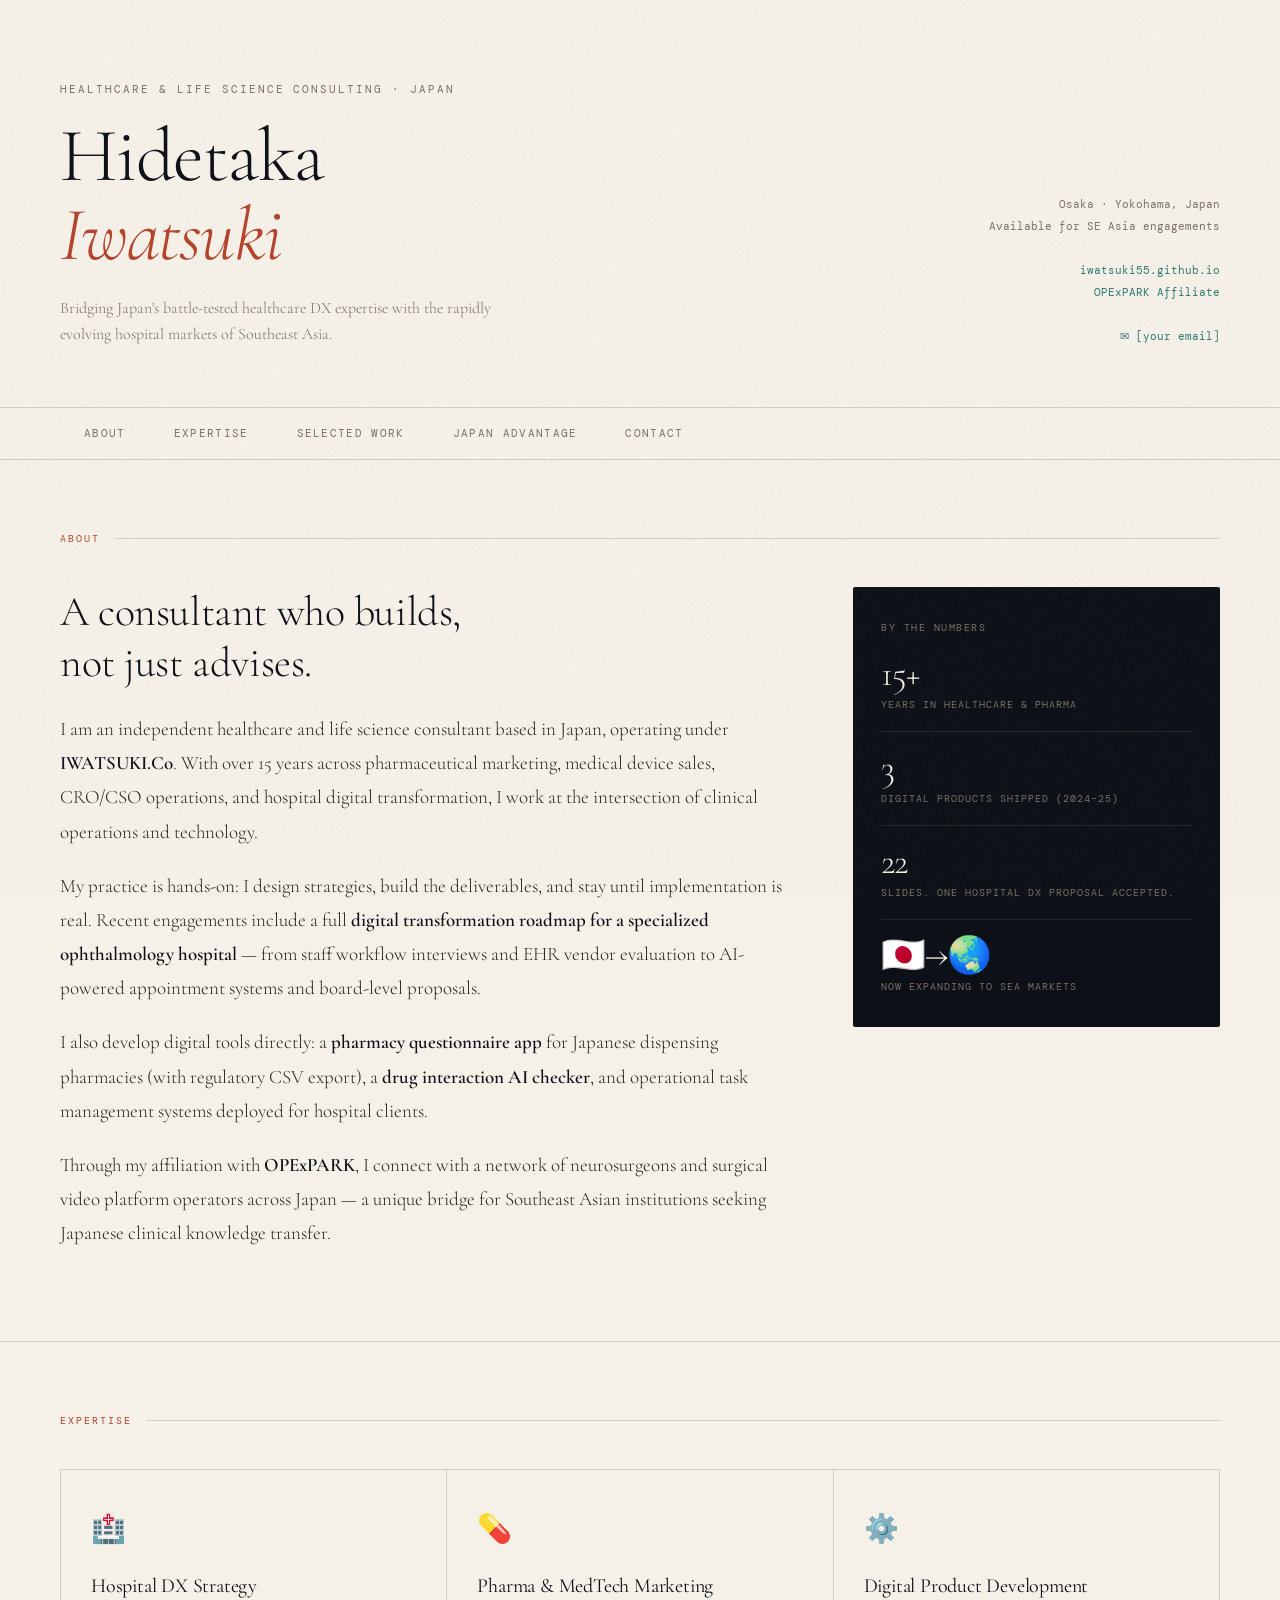
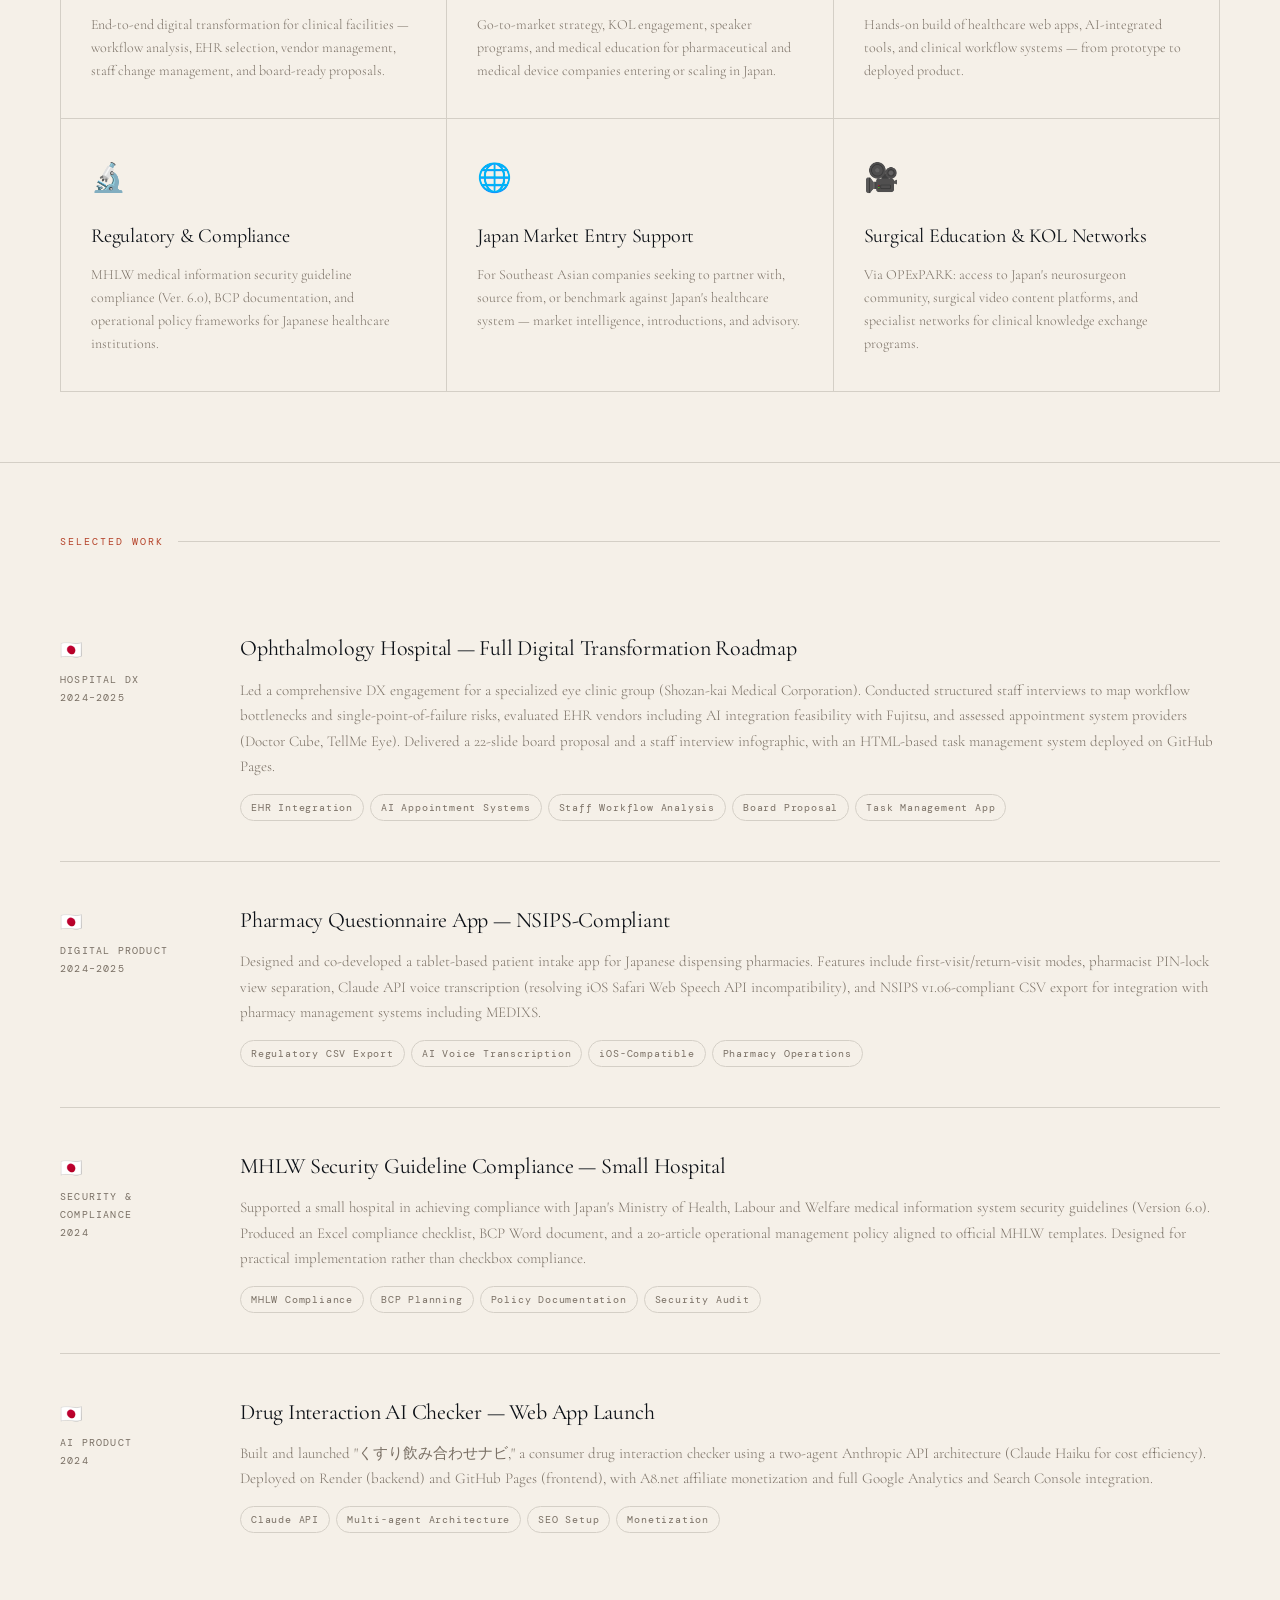
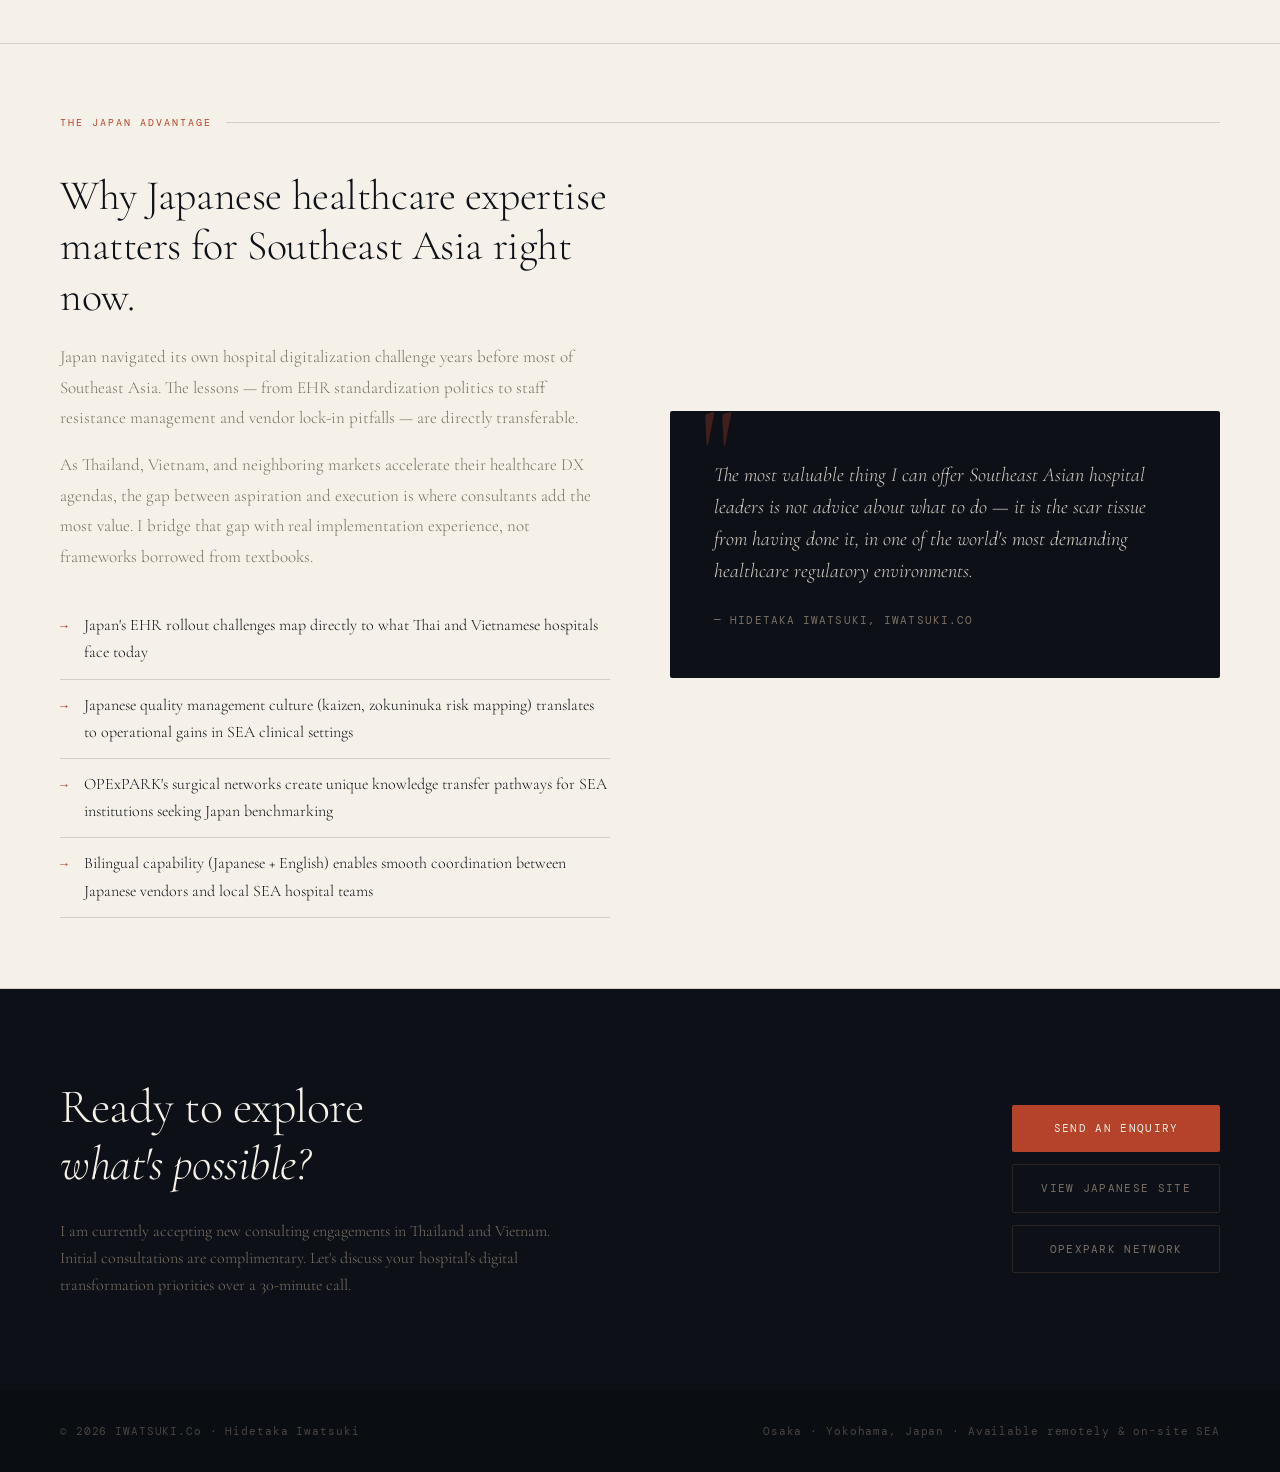
<file: :en:index.html>
<!DOCTYPE html>
<html lang="en">
<head>
<meta charset="UTF-8">
<meta name="viewport" content="width=device-width, initial-scale=1.0">
<title>Hidetaka Iwatsuki | Healthcare DX Consultant</title>
<link href="https://fonts.googleapis.com/css2?family=Cormorant+Garamond:ital,wght@0,300;0,400;0,600;1,300;1,400&family=DM+Mono:wght@300;400;500&display=swap" rel="stylesheet">
<style>
  :root {
    --ink: #0d1117;
    --paper: #f5f0e8;
    --accent: #b5432a;
    --muted: #7a7065;
    --line: #d4cfc6;
    --teal: #2a7a6e;
  }

  *, *::before, *::after { box-sizing: border-box; margin: 0; padding: 0; }

  html { scroll-behavior: smooth; }

  body {
    background: var(--paper);
    color: var(--ink);
    font-family: 'Cormorant Garamond', Georgia, serif;
    font-size: 18px;
    line-height: 1.7;
    overflow-x: hidden;
  }

  /* Grain texture overlay */
  body::before {
    content: '';
    position: fixed;
    inset: 0;
    background-image: url("data:image/svg+xml,%3Csvg viewBox='0 0 256 256' xmlns='http://www.w3.org/2000/svg'%3E%3Cfilter id='noise'%3E%3CfeTurbulence type='fractalNoise' baseFrequency='0.9' numOctaves='4' stitchTiles='stitch'/%3E%3C/filter%3E%3Crect width='100%25' height='100%25' filter='url(%23noise)' opacity='0.04'/%3E%3C/svg%3E");
    pointer-events: none;
    z-index: 1000;
    opacity: 0.6;
  }

  /* ── HEADER ── */
  header {
    position: relative;
    padding: 80px 60px 60px;
    border-bottom: 1px solid var(--line);
    display: grid;
    grid-template-columns: 1fr auto;
    align-items: end;
    gap: 40px;
    animation: fadeUp 0.9s ease both;
  }

  .header-eyebrow {
    font-family: 'DM Mono', monospace;
    font-size: 11px;
    letter-spacing: 0.18em;
    color: var(--muted);
    text-transform: uppercase;
    margin-bottom: 18px;
  }

  h1 {
    font-size: clamp(42px, 6vw, 76px);
    font-weight: 300;
    line-height: 1.05;
    letter-spacing: -0.02em;
  }

  h1 em {
    font-style: italic;
    color: var(--accent);
  }

  .header-sub {
    font-size: 16px;
    color: var(--muted);
    margin-top: 20px;
    font-weight: 300;
    max-width: 460px;
    line-height: 1.6;
  }

  .header-meta {
    text-align: right;
    font-family: 'DM Mono', monospace;
    font-size: 11px;
    color: var(--muted);
    line-height: 2;
  }

  .header-meta a {
    color: var(--teal);
    text-decoration: none;
    border-bottom: 1px solid transparent;
    transition: border-color 0.2s;
  }
  .header-meta a:hover { border-color: var(--teal); }

  /* ── NAV STRIPE ── */
  .nav-stripe {
    display: flex;
    gap: 0;
    border-bottom: 1px solid var(--line);
    padding: 0 60px;
    animation: fadeUp 0.9s 0.1s ease both;
    overflow-x: auto;
  }

  .nav-stripe a {
    font-family: 'DM Mono', monospace;
    font-size: 11px;
    letter-spacing: 0.12em;
    text-transform: uppercase;
    color: var(--muted);
    text-decoration: none;
    padding: 16px 24px 14px;
    border-bottom: 2px solid transparent;
    transition: all 0.2s;
    white-space: nowrap;
  }
  .nav-stripe a:hover { color: var(--ink); border-bottom-color: var(--accent); }

  /* ── SECTION ── */
  section {
    padding: 70px 60px;
    border-bottom: 1px solid var(--line);
    animation: fadeUp 0.8s ease both;
  }

  .section-label {
    font-family: 'DM Mono', monospace;
    font-size: 10px;
    letter-spacing: 0.2em;
    color: var(--accent);
    text-transform: uppercase;
    margin-bottom: 40px;
    display: flex;
    align-items: center;
    gap: 14px;
  }
  .section-label::after {
    content: '';
    flex: 1;
    height: 1px;
    background: var(--line);
  }

  h2 {
    font-size: clamp(28px, 4vw, 42px);
    font-weight: 300;
    line-height: 1.2;
    letter-spacing: -0.01em;
    margin-bottom: 24px;
  }

  /* ── ABOUT ── */
  .about-grid {
    display: grid;
    grid-template-columns: 2fr 1fr;
    gap: 60px;
    align-items: start;
  }

  .about-body p {
    font-size: 19px;
    font-weight: 300;
    line-height: 1.8;
    color: #2a2520;
    margin-bottom: 20px;
  }

  .about-body p strong {
    font-weight: 600;
    color: var(--ink);
  }

  .aside-card {
    background: var(--ink);
    color: var(--paper);
    padding: 32px 28px;
    border-radius: 2px;
  }

  .aside-card .card-label {
    font-family: 'DM Mono', monospace;
    font-size: 10px;
    letter-spacing: 0.15em;
    color: #7a7065;
    text-transform: uppercase;
    margin-bottom: 20px;
  }

  .aside-stat {
    margin-bottom: 18px;
    padding-bottom: 18px;
    border-bottom: 1px solid #2a2520;
  }
  .aside-stat:last-child { margin-bottom: 0; padding-bottom: 0; border-bottom: none; }

  .aside-stat .num {
    font-size: 36px;
    font-weight: 300;
    color: #f5f0e8;
    line-height: 1;
    letter-spacing: -0.03em;
  }

  .aside-stat .desc {
    font-family: 'DM Mono', monospace;
    font-size: 10px;
    color: #7a7065;
    text-transform: uppercase;
    letter-spacing: 0.1em;
    margin-top: 4px;
  }

  /* ── EXPERTISE ── */
  .expertise-grid {
    display: grid;
    grid-template-columns: repeat(3, 1fr);
    gap: 1px;
    background: var(--line);
    border: 1px solid var(--line);
  }

  .expertise-card {
    background: var(--paper);
    padding: 36px 30px;
    transition: background 0.2s;
  }
  .expertise-card:hover { background: #ede8df; }

  .expertise-icon {
    font-size: 28px;
    margin-bottom: 16px;
    display: block;
  }

  .expertise-card h3 {
    font-size: 20px;
    font-weight: 400;
    margin-bottom: 10px;
    letter-spacing: -0.01em;
  }

  .expertise-card p {
    font-size: 14px;
    color: var(--muted);
    line-height: 1.65;
    font-weight: 300;
  }

  /* ── CASE STUDIES ── */
  .cases {
    display: flex;
    flex-direction: column;
    gap: 0;
  }

  .case-item {
    display: grid;
    grid-template-columns: 140px 1fr;
    gap: 40px;
    padding: 40px 0;
    border-bottom: 1px solid var(--line);
    align-items: start;
  }
  .case-item:last-child { border-bottom: none; }

  .case-tag {
    font-family: 'DM Mono', monospace;
    font-size: 10px;
    letter-spacing: 0.12em;
    color: var(--muted);
    text-transform: uppercase;
    line-height: 1.8;
    padding-top: 4px;
  }

  .case-tag .country {
    display: block;
    font-size: 18px;
    margin-bottom: 4px;
  }

  .case-content h3 {
    font-size: 22px;
    font-weight: 400;
    margin-bottom: 10px;
    letter-spacing: -0.01em;
  }

  .case-content p {
    font-size: 15px;
    color: var(--muted);
    line-height: 1.7;
    font-weight: 300;
    margin-bottom: 14px;
  }

  .case-tags {
    display: flex;
    flex-wrap: wrap;
    gap: 6px;
  }

  .tag {
    font-family: 'DM Mono', monospace;
    font-size: 10px;
    letter-spacing: 0.08em;
    padding: 4px 10px;
    border: 1px solid var(--line);
    color: var(--muted);
    border-radius: 20px;
  }

  /* ── WHY JAPAN ── */
  .why-grid {
    display: grid;
    grid-template-columns: 1fr 1fr;
    gap: 60px;
    align-items: center;
  }

  .why-text h2 { margin-bottom: 20px; }

  .why-text p {
    font-size: 17px;
    color: var(--muted);
    font-weight: 300;
    line-height: 1.8;
    margin-bottom: 16px;
  }

  .bridge-list {
    list-style: none;
    margin-top: 28px;
  }

  .bridge-list li {
    font-size: 16px;
    padding: 12px 0;
    border-bottom: 1px solid var(--line);
    display: flex;
    gap: 16px;
    align-items: baseline;
    font-weight: 300;
  }

  .bridge-list li::before {
    content: '→';
    font-family: 'DM Mono', monospace;
    color: var(--accent);
    font-size: 13px;
    flex-shrink: 0;
  }

  .quote-block {
    background: var(--ink);
    color: var(--paper);
    padding: 48px 44px;
    border-radius: 2px;
    position: relative;
  }

  .quote-block::before {
    content: '"';
    font-size: 120px;
    color: var(--accent);
    opacity: 0.3;
    position: absolute;
    top: -20px;
    left: 30px;
    font-family: 'Cormorant Garamond', serif;
    line-height: 1;
  }

  .quote-block p {
    font-size: 20px;
    font-weight: 300;
    font-style: italic;
    line-height: 1.6;
    color: #d4cfc6;
    position: relative;
    z-index: 1;
  }

  .quote-block .quote-attr {
    margin-top: 24px;
    font-family: 'DM Mono', monospace;
    font-size: 11px;
    letter-spacing: 0.1em;
    color: #7a7065;
    text-transform: uppercase;
  }

  /* ── CTA ── */
  .cta-section {
    padding: 90px 60px;
    background: var(--ink);
    color: var(--paper);
    border-bottom: none;
    display: grid;
    grid-template-columns: 1fr auto;
    align-items: center;
    gap: 60px;
  }

  .cta-section h2 {
    color: var(--paper);
    font-size: clamp(28px, 4vw, 48px);
  }

  .cta-section p {
    font-size: 16px;
    color: #7a7065;
    font-weight: 300;
    margin-top: 16px;
    max-width: 500px;
    line-height: 1.7;
  }

  .cta-buttons {
    display: flex;
    flex-direction: column;
    gap: 12px;
    min-width: 200px;
  }

  .btn {
    display: inline-block;
    padding: 14px 28px;
    font-family: 'DM Mono', monospace;
    font-size: 11px;
    letter-spacing: 0.12em;
    text-transform: uppercase;
    text-decoration: none;
    text-align: center;
    border-radius: 2px;
    transition: all 0.2s;
    cursor: pointer;
    border: none;
  }

  .btn-primary {
    background: var(--accent);
    color: var(--paper);
  }
  .btn-primary:hover { background: #9a3522; }

  .btn-outline {
    background: transparent;
    color: #7a7065;
    border: 1px solid #2a2520;
  }
  .btn-outline:hover { border-color: #7a7065; color: var(--paper); }

  /* ── FOOTER ── */
  footer {
    padding: 32px 60px;
    display: flex;
    justify-content: space-between;
    align-items: center;
    background: #0a0d12;
    color: #4a4540;
    font-family: 'DM Mono', monospace;
    font-size: 11px;
    letter-spacing: 0.08em;
  }

  /* ── ANIMATIONS ── */
  @keyframes fadeUp {
    from { opacity: 0; transform: translateY(24px); }
    to   { opacity: 1; transform: translateY(0); }
  }

  section:nth-child(2) { animation-delay: 0.15s; }
  section:nth-child(3) { animation-delay: 0.25s; }
  section:nth-child(4) { animation-delay: 0.35s; }

  /* ── RESPONSIVE ── */
  @media (max-width: 860px) {
    header, section, .cta-section { padding: 48px 24px; }
    .nav-stripe { padding: 0 24px; }
    header, .about-grid, .why-grid, .cta-section { grid-template-columns: 1fr; }
    .expertise-grid { grid-template-columns: 1fr; }
    .header-meta { text-align: left; }
    .case-item { grid-template-columns: 1fr; gap: 12px; }
    footer { flex-direction: column; gap: 12px; text-align: center; }
  }
</style>
</head>
<body>

<!-- HEADER -->
<header id="top">
  <div>
    <div class="header-eyebrow">Healthcare &amp; Life Science Consulting · Japan</div>
    <h1>Hidetaka<br><em>Iwatsuki</em></h1>
    <p class="header-sub">
      Bridging Japan's battle-tested healthcare DX expertise with the rapidly evolving hospital markets of Southeast Asia.
    </p>
  </div>
  <div class="header-meta">
    <div>Osaka · Yokohama, Japan</div>
    <div>Available for SE Asia engagements</div>
    <br>
    <div><a href="https://iwatsuki55.github.io" target="_blank">iwatsuki55.github.io</a></div>
    <div><a href="https://opexpark.co.jp" target="_blank">OPExPARK Affiliate</a></div>
    <br>
    <div style="color: #2a7a6e;">✉ [your email]</div>
  </div>
</header>

<!-- NAV -->
<nav class="nav-stripe">
  <a href="#about">About</a>
  <a href="#expertise">Expertise</a>
  <a href="#work">Selected Work</a>
  <a href="#why">Japan Advantage</a>
  <a href="#contact">Contact</a>
</nav>

<!-- ABOUT -->
<section id="about">
  <div class="section-label">About</div>
  <div class="about-grid">
    <div class="about-body">
      <h2>A consultant who builds,<br>not just advises.</h2>
      <p>
        I am an independent healthcare and life science consultant based in Japan, operating under <strong>IWATSUKI.Co</strong>. With over 15 years across pharmaceutical marketing, medical device sales, CRO/CSO operations, and hospital digital transformation, I work at the intersection of clinical operations and technology.
      </p>
      <p>
        My practice is hands-on: I design strategies, build the deliverables, and stay until implementation is real. Recent engagements include a full <strong>digital transformation roadmap for a specialized ophthalmology hospital</strong> — from staff workflow interviews and EHR vendor evaluation to AI-powered appointment systems and board-level proposals.
      </p>
      <p>
        I also develop digital tools directly: a <strong>pharmacy questionnaire app</strong> for Japanese dispensing pharmacies (with regulatory CSV export), a <strong>drug interaction AI checker</strong>, and operational task management systems deployed for hospital clients.
      </p>
      <p>
        Through my affiliation with <strong>OPExPARK</strong>, I connect with a network of neurosurgeons and surgical video platform operators across Japan — a unique bridge for Southeast Asian institutions seeking Japanese clinical knowledge transfer.
      </p>
    </div>
    <div>
      <div class="aside-card">
        <div class="card-label">By the numbers</div>
        <div class="aside-stat">
          <div class="num">15+</div>
          <div class="desc">Years in healthcare &amp; pharma</div>
        </div>
        <div class="aside-stat">
          <div class="num">3</div>
          <div class="desc">Digital products shipped (2024–25)</div>
        </div>
        <div class="aside-stat">
          <div class="num">22</div>
          <div class="desc">Slides. One hospital DX proposal accepted.</div>
        </div>
        <div class="aside-stat">
          <div class="num">🇯🇵→🌏</div>
          <div class="desc">Now expanding to SEA markets</div>
        </div>
      </div>
    </div>
  </div>
</section>

<!-- EXPERTISE -->
<section id="expertise">
  <div class="section-label">Expertise</div>
  <div class="expertise-grid">
    <div class="expertise-card">
      <span class="expertise-icon">🏥</span>
      <h3>Hospital DX Strategy</h3>
      <p>End-to-end digital transformation for clinical facilities — workflow analysis, EHR selection, vendor management, staff change management, and board-ready proposals.</p>
    </div>
    <div class="expertise-card">
      <span class="expertise-icon">💊</span>
      <h3>Pharma &amp; MedTech Marketing</h3>
      <p>Go-to-market strategy, KOL engagement, speaker programs, and medical education for pharmaceutical and medical device companies entering or scaling in Japan.</p>
    </div>
    <div class="expertise-card">
      <span class="expertise-icon">⚙️</span>
      <h3>Digital Product Development</h3>
      <p>Hands-on build of healthcare web apps, AI-integrated tools, and clinical workflow systems — from prototype to deployed product.</p>
    </div>
    <div class="expertise-card">
      <span class="expertise-icon">🔬</span>
      <h3>Regulatory &amp; Compliance</h3>
      <p>MHLW medical information security guideline compliance (Ver. 6.0), BCP documentation, and operational policy frameworks for Japanese healthcare institutions.</p>
    </div>
    <div class="expertise-card">
      <span class="expertise-icon">🌐</span>
      <h3>Japan Market Entry Support</h3>
      <p>For Southeast Asian companies seeking to partner with, source from, or benchmark against Japan's healthcare system — market intelligence, introductions, and advisory.</p>
    </div>
    <div class="expertise-card">
      <span class="expertise-icon">🎥</span>
      <h3>Surgical Education &amp; KOL Networks</h3>
      <p>Via OPExPARK: access to Japan's neurosurgeon community, surgical video content platforms, and specialist networks for clinical knowledge exchange programs.</p>
    </div>
  </div>
</section>

<!-- SELECTED WORK -->
<section id="work">
  <div class="section-label">Selected Work</div>
  <div class="cases">
    <div class="case-item">
      <div class="case-tag">
        <span class="country">🇯🇵</span>
        Hospital DX<br>2024–2025
      </div>
      <div class="case-content">
        <h3>Ophthalmology Hospital — Full Digital Transformation Roadmap</h3>
        <p>Led a comprehensive DX engagement for a specialized eye clinic group (Shozan-kai Medical Corporation). Conducted structured staff interviews to map workflow bottlenecks and single-point-of-failure risks, evaluated EHR vendors including AI integration feasibility with Fujitsu, and assessed appointment system providers (Doctor Cube, TellMe Eye). Delivered a 22-slide board proposal and a staff interview infographic, with an HTML-based task management system deployed on GitHub Pages.</p>
        <div class="case-tags">
          <span class="tag">EHR Integration</span>
          <span class="tag">AI Appointment Systems</span>
          <span class="tag">Staff Workflow Analysis</span>
          <span class="tag">Board Proposal</span>
          <span class="tag">Task Management App</span>
        </div>
      </div>
    </div>
    <div class="case-item">
      <div class="case-tag">
        <span class="country">🇯🇵</span>
        Digital Product<br>2024–2025
      </div>
      <div class="case-content">
        <h3>Pharmacy Questionnaire App — NSIPS-Compliant</h3>
        <p>Designed and co-developed a tablet-based patient intake app for Japanese dispensing pharmacies. Features include first-visit/return-visit modes, pharmacist PIN-lock view separation, Claude API voice transcription (resolving iOS Safari Web Speech API incompatibility), and NSIPS v1.06-compliant CSV export for integration with pharmacy management systems including MEDIXS.</p>
        <div class="case-tags">
          <span class="tag">Regulatory CSV Export</span>
          <span class="tag">AI Voice Transcription</span>
          <span class="tag">iOS-Compatible</span>
          <span class="tag">Pharmacy Operations</span>
        </div>
      </div>
    </div>
    <div class="case-item">
      <div class="case-tag">
        <span class="country">🇯🇵</span>
        Security &amp; Compliance<br>2024
      </div>
      <div class="case-content">
        <h3>MHLW Security Guideline Compliance — Small Hospital</h3>
        <p>Supported a small hospital in achieving compliance with Japan's Ministry of Health, Labour and Welfare medical information system security guidelines (Version 6.0). Produced an Excel compliance checklist, BCP Word document, and a 20-article operational management policy aligned to official MHLW templates. Designed for practical implementation rather than checkbox compliance.</p>
        <div class="case-tags">
          <span class="tag">MHLW Compliance</span>
          <span class="tag">BCP Planning</span>
          <span class="tag">Policy Documentation</span>
          <span class="tag">Security Audit</span>
        </div>
      </div>
    </div>
    <div class="case-item">
      <div class="case-tag">
        <span class="country">🇯🇵</span>
        AI Product<br>2024
      </div>
      <div class="case-content">
        <h3>Drug Interaction AI Checker — Web App Launch</h3>
        <p>Built and launched "くすり飲み合わせナビ," a consumer drug interaction checker using a two-agent Anthropic API architecture (Claude Haiku for cost efficiency). Deployed on Render (backend) and GitHub Pages (frontend), with A8.net affiliate monetization and full Google Analytics and Search Console integration.</p>
        <div class="case-tags">
          <span class="tag">Claude API</span>
          <span class="tag">Multi-agent Architecture</span>
          <span class="tag">SEO Setup</span>
          <span class="tag">Monetization</span>
        </div>
      </div>
    </div>
  </div>
</section>

<!-- WHY JAPAN -->
<section id="why">
  <div class="section-label">The Japan Advantage</div>
  <div class="why-grid">
    <div class="why-text">
      <h2>Why Japanese healthcare expertise matters for Southeast Asia right now.</h2>
      <p>
        Japan navigated its own hospital digitalization challenge years before most of Southeast Asia. The lessons — from EHR standardization politics to staff resistance management and vendor lock-in pitfalls — are directly transferable.
      </p>
      <p>
        As Thailand, Vietnam, and neighboring markets accelerate their healthcare DX agendas, the gap between aspiration and execution is where consultants add the most value. I bridge that gap with real implementation experience, not frameworks borrowed from textbooks.
      </p>
      <ul class="bridge-list">
        <li>Japan's EHR rollout challenges map directly to what Thai and Vietnamese hospitals face today</li>
        <li>Japanese quality management culture (kaizen, zokuninuka risk mapping) translates to operational gains in SEA clinical settings</li>
        <li>OPExPARK's surgical networks create unique knowledge transfer pathways for SEA institutions seeking Japan benchmarking</li>
        <li>Bilingual capability (Japanese + English) enables smooth coordination between Japanese vendors and local SEA hospital teams</li>
      </ul>
    </div>
    <div class="quote-block">
      <p>The most valuable thing I can offer Southeast Asian hospital leaders is not advice about what to do — it is the scar tissue from having done it, in one of the world's most demanding healthcare regulatory environments.</p>
      <div class="quote-attr">— Hidetaka Iwatsuki, IWATSUKI.Co</div>
    </div>
  </div>
</section>

<!-- CTA -->
<section id="contact" class="cta-section">
  <div>
    <h2>Ready to explore<br><em>what's possible?</em></h2>
    <p>
      I am currently accepting new consulting engagements in Thailand and Vietnam. Initial consultations are complimentary. Let's discuss your hospital's digital transformation priorities over a 30-minute call.
    </p>
  </div>
  <div class="cta-buttons">
    <a href="mailto:[your-email]" class="btn btn-primary">Send an Enquiry</a>
    <a href="https://iwatsuki55.github.io" target="_blank" class="btn btn-outline">View Japanese Site</a>
    <a href="https://opexpark.co.jp" target="_blank" class="btn btn-outline">OPExPARK Network</a>
  </div>
</section>

<footer>
  <div>© 2026 IWATSUKI.Co · Hidetaka Iwatsuki</div>
  <div>Osaka · Yokohama, Japan · Available remotely &amp; on-site SEA</div>
</footer>

</body>
</html>
</file>
